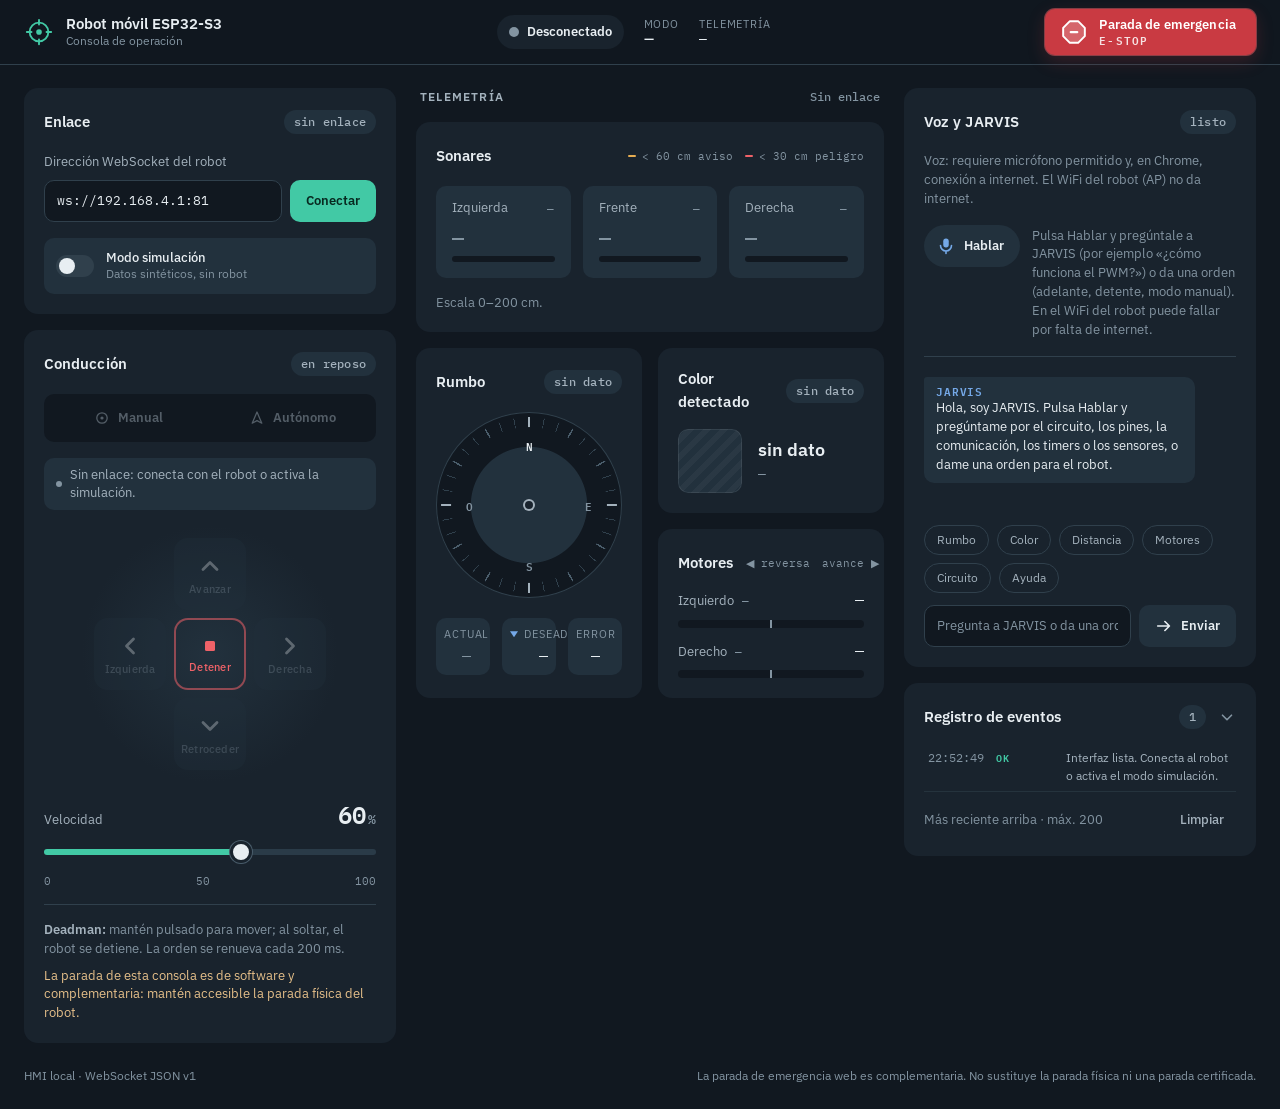
<file: app/web/index.html>
<!DOCTYPE html>
<html lang="es">
<head>
  <meta charset="utf-8" />
  <meta name="viewport" content="width=device-width, initial-scale=1, viewport-fit=cover" />
  <meta name="color-scheme" content="dark" />
  <meta name="theme-color" content="#111820" />
  <title>Consola de operación — Robot ESP32-S3</title>
  <link rel="icon" href="data:image/svg+xml,%3Csvg xmlns='http://www.w3.org/2000/svg' viewBox='0 0 32 32'%3E%3Crect width='32' height='32' rx='8' fill='%2319232D'/%3E%3Ccircle cx='16' cy='16' r='9' fill='none' stroke='%2342C9A5' stroke-width='2'/%3E%3Ccircle cx='16' cy='16' r='3' fill='%2342C9A5'/%3E%3C/svg%3E" />
  <link rel="preload" href="fonts/ibm-plex-sans-latin.woff2" as="font" type="font/woff2" crossorigin />
  <link rel="stylesheet" href="style.css" />
</head>
<body data-link="off">
  <a class="skip-link" href="#main">Saltar al contenido</a>

  <!-- ===================== CABECERA ===================== -->
  <header class="topbar">
    <div class="topbar__inner">
      <div class="brand">
        <svg class="brand__mark" viewBox="0 0 32 32" aria-hidden="true">
          <circle cx="16" cy="16" r="10" fill="none" stroke="currentColor" stroke-width="2" />
          <path d="M16 3v5M16 24v5M3 16h5M24 16h5" stroke="currentColor" stroke-width="2" stroke-linecap="round" />
          <circle cx="16" cy="16" r="3" fill="currentColor" />
        </svg>
        <div class="brand__copy">
          <h1 class="brand__name">Robot móvil ESP32-S3</h1>
          <p class="brand__sub">Consola de operación</p>
        </div>
      </div>

      <div class="status" role="group" aria-label="Estado del sistema">
        <div class="status__link">
          <span id="connDot" class="dot off" aria-hidden="true"></span>
          <span id="connText" aria-live="polite">Desconectado</span>
        </div>
        <span id="simBadge" class="badge badge--info" hidden title="Los datos son sintéticos: no hay robot conectado.">SIM</span>
        <div class="status__item">
          <span class="status__label">Modo</span>
          <span id="modeValue" class="status__value">—</span>
        </div>
        <div class="status__item status__item--telemetry">
          <span class="status__label">Telemetría</span>
          <span id="lastUpdate" class="status__value mono">—</span>
        </div>
      </div>

      <button id="btnEstop" class="estop" type="button" aria-describedby="estopNote" aria-pressed="false"
              title="Parada de software. Mantén accesible la parada física del robot.">
        <svg class="estop__icon" viewBox="0 0 24 24" aria-hidden="true">
          <path d="M8.2 2h7.6L22 8.2v7.6L15.8 22H8.2L2 15.8V8.2z" fill="currentColor" opacity=".22" />
          <path d="M8.2 2h7.6L22 8.2v7.6L15.8 22H8.2L2 15.8V8.2z" fill="none" stroke="currentColor" stroke-width="1.8" stroke-linejoin="round" />
          <rect x="8" y="11" width="8" height="2.2" rx="1" fill="currentColor" />
        </svg>
        <span class="estop__text">
          <span class="estop__label">Parada de emergencia</span>
          <span class="estop__sub">E-STOP</span>
        </span>
      </button>
    </div>

    <div id="estopBanner" class="alert alert--danger" role="alert" hidden>
      <strong>Parada de emergencia activa · motores desactivados.</strong>
      <span id="estopBannerText">Reinicia la placa del robot para liberar la parada.</span>
    </div>
  </header>

  <main id="main" class="console">

    <!-- ===================== CONTROL ===================== -->
    <section class="area area--control" aria-label="Enlace y conducción">

      <article class="card card--link" aria-labelledby="linkTitle">
        <div class="card__head">
          <h2 id="linkTitle">Enlace</h2>
          <span id="connChip" class="chip">sin enlace</span>
        </div>
        <label class="field-label" for="wsUrl">Dirección WebSocket del robot</label>
        <div class="field-row">
          <input id="wsUrl" class="input mono" type="text" value="ws://192.168.4.1:81" spellcheck="false" autocomplete="off" />
          <button id="btnConnect" class="btn btn--primary" type="button">Conectar</button>
        </div>
        <label class="switch">
          <input id="chkSim" type="checkbox" role="switch" />
          <span class="switch__track" aria-hidden="true"><span class="switch__thumb"></span></span>
          <span class="switch__text">
            <span>Modo simulación</span>
            <small>Datos sintéticos, sin robot</small>
          </span>
        </label>
        <p id="connInfo" class="hint" aria-live="polite"></p>
      </article>

      <article class="card card--drive" aria-labelledby="driveTitle">
        <div class="card__head">
          <h2 id="driveTitle">Conducción</h2>
          <span id="driveState" class="chip">en reposo</span>
        </div>

        <div class="segmented" role="group" aria-label="Modo de operación">
          <button id="btnManual" class="segmented__opt" type="button" aria-pressed="false">
            <svg viewBox="0 0 20 20" aria-hidden="true"><circle cx="10" cy="10" r="6.5" fill="none" stroke="currentColor" stroke-width="1.6"/><circle cx="10" cy="10" r="2" fill="currentColor"/></svg>
            <span>Manual</span>
          </button>
          <button id="btnAuto" class="segmented__opt" type="button" aria-pressed="false">
            <svg viewBox="0 0 20 20" aria-hidden="true"><path d="M10 2.5l6 14-6-3.2-6 3.2z" fill="none" stroke="currentColor" stroke-width="1.6" stroke-linejoin="round"/></svg>
            <span>Autónomo</span>
          </button>
        </div>

        <p id="driveLock" class="lock" role="status">Sin enlace: conecta con el robot o activa la simulación.</p>

        <div class="drive">
          <div class="dpad" role="group" aria-label="Movimiento manual (mantener pulsado)">
            <button class="drive-btn drive-btn--fwd" data-dir="fwd" type="button" aria-label="Avanzar">
              <svg viewBox="0 0 24 24" aria-hidden="true"><path d="M6 15l6-6 6 6"/></svg>
              <small>Avanzar</small>
            </button>
            <button class="drive-btn drive-btn--left" data-dir="left" type="button" aria-label="Girar a la izquierda">
              <svg viewBox="0 0 24 24" aria-hidden="true"><path d="M15 6l-6 6 6 6"/></svg>
              <small>Izquierda</small>
            </button>
            <button class="drive-btn drive-btn--stop" data-dir="stop" type="button" aria-label="Detener">
              <svg viewBox="0 0 24 24" aria-hidden="true"><rect x="7" y="7" width="10" height="10" rx="1.5"/></svg>
              <small>Detener</small>
            </button>
            <button class="drive-btn drive-btn--right" data-dir="right" type="button" aria-label="Girar a la derecha">
              <svg viewBox="0 0 24 24" aria-hidden="true"><path d="M9 6l6 6-6 6"/></svg>
              <small>Derecha</small>
            </button>
            <button class="drive-btn drive-btn--back" data-dir="back" type="button" aria-label="Retroceder">
              <svg viewBox="0 0 24 24" aria-hidden="true"><path d="M6 9l6 6 6-6"/></svg>
              <small>Retroceder</small>
            </button>
          </div>

          <div class="speed">
            <div class="speed__head">
              <label for="speed">Velocidad</label>
              <span class="speed__value"><output id="speedVal" for="speed">60</output><span>%</span></span>
            </div>
            <input id="speed" class="range" type="range" min="0" max="100" step="5" value="60" />
            <div class="speed__scale" aria-hidden="true"><span>0</span><span>50</span><span>100</span></div>
          </div>
        </div>

        <ul class="drive-notes">
          <li><strong>Deadman:</strong> mantén pulsado para mover; al soltar, el robot se detiene. La orden se renueva cada 200 ms.</li>
          <li class="drive-notes__safety">La parada de esta consola es de software y complementaria: mantén accesible la parada física del robot.</li>
        </ul>
      </article>
    </section>

    <!-- ===================== TELEMETRÍA ===================== -->
    <section class="area area--telemetry" aria-labelledby="telemetryTitle">
      <div class="area__head">
        <h2 id="telemetryTitle">Telemetría</h2>
        <span id="telemetryMeta" class="area__meta">Sin enlace</span>
      </div>

      <article class="card card--sonar" aria-labelledby="sonarTitle">
        <div class="card__head">
          <h3 id="sonarTitle">Sonares</h3>
          <span class="legend" aria-hidden="true">
            <span class="legend__item legend__item--warn">&lt; 60 cm aviso</span>
            <span class="legend__item legend__item--danger">&lt; 30 cm peligro</span>
          </span>
        </div>
        <div class="sonar-grid">
          <div class="sonar is-unknown" data-sonar="left">
            <div class="sonar__head"><span class="sonar__label">Izquierda</span><span class="sonar__state">—</span></div>
            <span id="tDistLeft" class="sonar__value mono">—</span>
            <div id="distBarLeft" class="meter" role="progressbar" aria-label="Distancia izquierda" aria-valuemin="0" aria-valuemax="200" aria-valuenow="0">
              <span class="meter__fill"></span><span class="meter__mark meter__mark--danger"></span><span class="meter__mark meter__mark--warn"></span>
            </div>
          </div>
          <div class="sonar sonar--front is-unknown" data-sonar="front">
            <div class="sonar__head"><span class="sonar__label">Frente</span><span class="sonar__state">—</span></div>
            <span id="tDist" class="sonar__value mono">—</span>
            <div id="distBar" class="meter" role="progressbar" aria-label="Distancia frontal" aria-valuemin="0" aria-valuemax="200" aria-valuenow="0">
              <span class="meter__fill"></span><span class="meter__mark meter__mark--danger"></span><span class="meter__mark meter__mark--warn"></span>
            </div>
          </div>
          <div class="sonar is-unknown" data-sonar="right">
            <div class="sonar__head"><span class="sonar__label">Derecha</span><span class="sonar__state">—</span></div>
            <span id="tDistRight" class="sonar__value mono">—</span>
            <div id="distBarRight" class="meter" role="progressbar" aria-label="Distancia derecha" aria-valuemin="0" aria-valuemax="200" aria-valuenow="0">
              <span class="meter__fill"></span><span class="meter__mark meter__mark--danger"></span><span class="meter__mark meter__mark--warn"></span>
            </div>
          </div>
        </div>
        <p class="hint">Escala 0–200 cm.</p>
      </article>

      <article class="card card--heading" aria-labelledby="headingTitle">
        <div class="card__head">
          <h3 id="headingTitle">Rumbo</h3>
          <span id="headingChip" class="chip">sin dato</span>
        </div>
        <div class="heading">
          <div id="headingDial" class="dial" role="img" aria-label="Brújula sin datos">
            <span class="dial__ticks" aria-hidden="true"></span>
            <span class="dial__card dial__card--n" aria-hidden="true">N</span>
            <span class="dial__card dial__card--e" aria-hidden="true">E</span>
            <span class="dial__card dial__card--s" aria-hidden="true">S</span>
            <span class="dial__card dial__card--o" aria-hidden="true">O</span>
            <span id="headingTarget" class="dial__target" aria-hidden="true"></span>
            <span id="headingNeedle" class="dial__needle" aria-hidden="true"></span>
            <span class="dial__hub" aria-hidden="true"></span>
          </div>
          <dl class="readout">
            <div class="readout__main">
              <dt>Actual</dt>
              <dd id="tHeading" class="mono">—</dd>
            </div>
            <div>
              <dt><span class="key key--target" aria-hidden="true"></span>Deseado</dt>
              <dd id="tTarget" class="mono">—</dd>
            </div>
            <div>
              <dt>Error</dt>
              <dd id="tError" class="mono">—</dd>
            </div>
          </dl>
        </div>
      </article>

      <article class="card card--color" aria-labelledby="colorTitle">
        <div class="card__head">
          <h3 id="colorTitle">Color detectado</h3>
          <span id="colorChip" class="chip">sin dato</span>
        </div>
        <div class="color">
          <span id="swatch" class="swatch" role="img" aria-label="Muestra de color sin dato"></span>
          <div class="color__copy">
            <span id="tColor" class="color__name">sin dato</span>
            <span id="tColorHex" class="mono color__hex">—</span>
          </div>
        </div>
      </article>

      <article class="card card--motors" aria-labelledby="motorsTitle">
        <div class="card__head">
          <h3 id="motorsTitle">Motores</h3>
          <span class="legend" aria-hidden="true"><span>◀ reversa</span><span>avance ▶</span></span>
        </div>
        <div class="motor">
          <div class="motor__head">
            <span class="motor__label">Izquierdo</span>
            <span id="motorLeftDir" class="motor__dir">—</span>
            <span id="tLeft" class="motor__value mono">—</span>
          </div>
          <div id="motorLeftBar" class="bipolar" role="progressbar" aria-label="Motor izquierdo" aria-valuemin="-100" aria-valuemax="100" aria-valuenow="0">
            <span class="bipolar__fill"></span><span class="bipolar__zero"></span>
          </div>
        </div>
        <div class="motor">
          <div class="motor__head">
            <span class="motor__label">Derecho</span>
            <span id="motorRightDir" class="motor__dir">—</span>
            <span id="tRight" class="motor__value mono">—</span>
          </div>
          <div id="motorRightBar" class="bipolar" role="progressbar" aria-label="Motor derecho" aria-valuemin="-100" aria-valuemax="100" aria-valuenow="0">
            <span class="bipolar__fill"></span><span class="bipolar__zero"></span>
          </div>
        </div>
      </article>
    </section>

    <!-- ===================== VOZ · JARVIS · REGISTRO ===================== -->
    <section class="area area--comms" aria-label="Asistencia y registro">

      <article class="card card--assistant" aria-labelledby="assistantTitle">
        <div class="card__head">
          <h2 id="assistantTitle">Voz y JARVIS</h2>
          <span id="voiceState" class="chip">listo</span>
        </div>

        <p class="hint">Voz: requiere micrófono permitido y, en Chrome, conexión a internet. El WiFi del robot (AP) no da internet.</p>

        <div class="voice">
          <button id="btnVoice" class="voice__btn" type="button">
            <svg viewBox="0 0 20 20" aria-hidden="true">
              <rect x="7.25" y="2.5" width="5.5" height="9" rx="2.75" fill="currentColor" />
              <path d="M4.5 9.5a5.5 5.5 0 0 0 11 0M10 15v2.5" fill="none" stroke="currentColor" stroke-width="1.6" stroke-linecap="round" />
            </svg>
            <span>Hablar</span>
          </button>
          <div class="voice__copy">
            <p id="voiceNote" class="hint"></p>
            <p id="voiceText" class="voice__transcript mono"></p>
          </div>
        </div>

        <div class="chat-wrap">
          <div id="chat" class="chat" role="log" aria-live="polite" aria-label="Conversación con JARVIS"></div>
          <div class="suggest" aria-label="Preguntas sugeridas">
            <button class="suggest__btn" type="button" data-ask="¿Cuál es el rumbo?">Rumbo</button>
            <button class="suggest__btn" type="button" data-ask="¿Qué color detectas?">Color</button>
            <button class="suggest__btn" type="button" data-ask="¿A qué distancia está el obstáculo?">Distancia</button>
            <button class="suggest__btn" type="button" data-ask="¿Cómo están los motores?">Motores</button>
            <button class="suggest__btn" type="button" data-ask="¿Cómo está conectado el circuito?">Circuito</button>
            <button class="suggest__btn" type="button" data-ask="ayuda">Ayuda</button>
          </div>
          <div class="field-row">
            <label class="sr-only" for="jarvisInput">Pregunta para JARVIS</label>
            <input id="jarvisInput" class="input" type="text" placeholder="Pregunta a JARVIS o da una orden…" autocomplete="off" />
            <button id="btnJarvis" class="btn btn--secondary" type="button" aria-label="Enviar pregunta">
              <svg viewBox="0 0 20 20" aria-hidden="true"><path d="M3 10h12M11 5l5 5-5 5" fill="none" stroke="currentColor" stroke-width="1.8" stroke-linecap="round" stroke-linejoin="round"/></svg>
              <span>Enviar</span>
            </button>
          </div>
        </div>
      </article>

      <details id="logPanel" class="card card--log" open>
        <summary class="card__head card__head--summary">
          <h2>Registro de eventos</h2>
          <span id="logCount" class="chip">0</span>
          <svg class="chevron" viewBox="0 0 20 20" aria-hidden="true"><path d="M5 8l5 5 5-5" fill="none" stroke="currentColor" stroke-width="1.8" stroke-linecap="round" stroke-linejoin="round"/></svg>
        </summary>
        <ul id="log" class="log" role="log" aria-live="polite" aria-label="Historial de eventos"></ul>
        <div class="log__foot">
          <span class="hint">Más reciente arriba · máx. 200</span>
          <button id="btnClearLog" class="btn btn--ghost" type="button">Limpiar</button>
        </div>
      </details>
    </section>
  </main>

  <footer class="footer">
    <p>HMI local · WebSocket JSON v1</p>
    <p id="estopNote">La parada de emergencia web es complementaria. No sustituye la parada física ni una parada certificada.</p>
  </footer>

  <script src="../shared/protocol.js"></script>
  <script src="../shared/commands.js"></script>
  <script src="../shared/jarvis_kb.js"></script>
  <script src="../shared/jarvis.js"></script>
  <script src="../shared/jarvis_voice.js"></script>
  <script src="../shared/auto_panel.js"></script>
  <script src="app.js"></script>
</body>
</html>
</file>
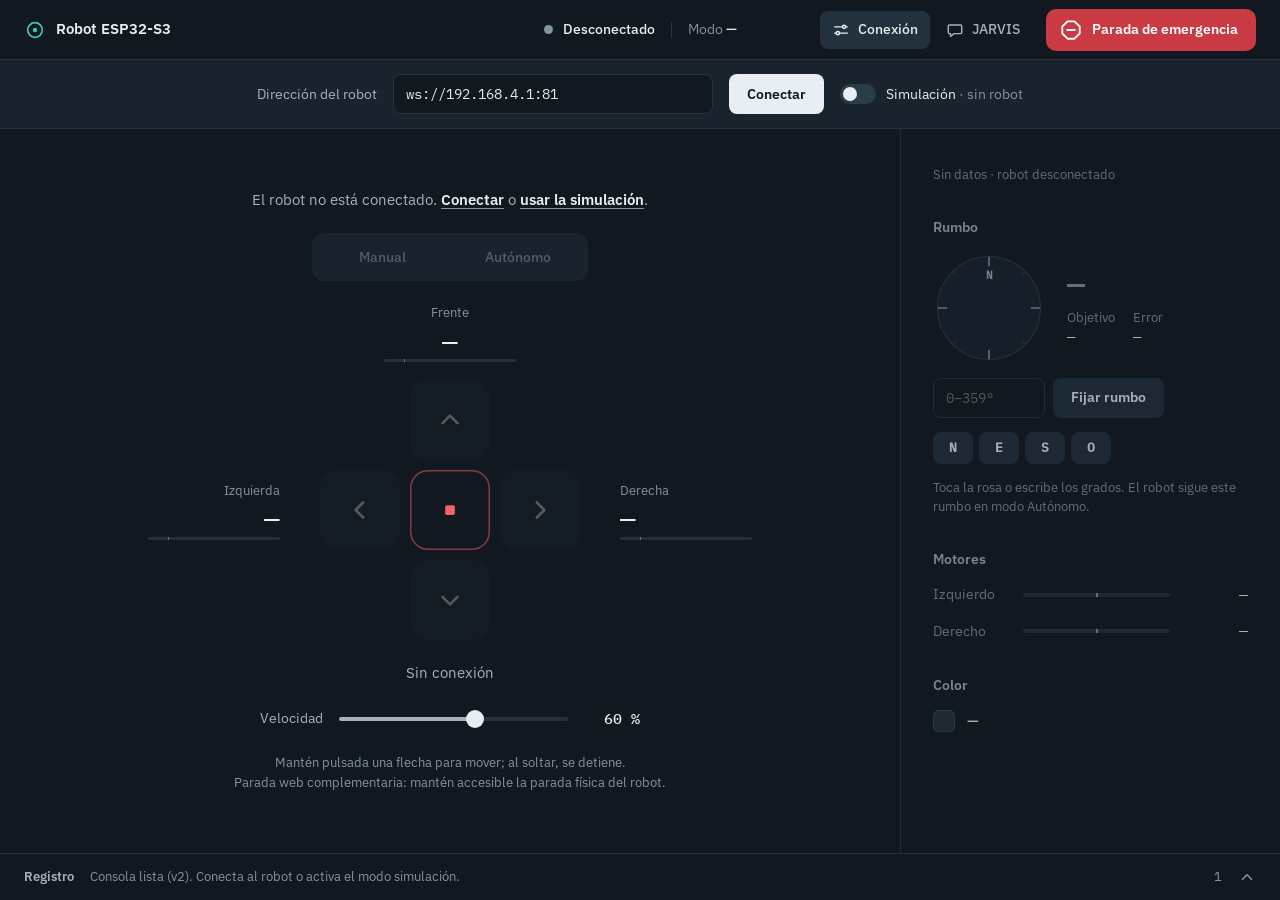
<file: app/web/v2/index.html>
<!DOCTYPE html>
<html lang="es">
<head>
  <meta charset="utf-8" />
  <meta name="viewport" content="width=device-width, initial-scale=1, viewport-fit=cover" />
  <meta name="color-scheme" content="dark" />
  <meta name="theme-color" content="#111820" />
  <title>Robot ESP32-S3 — Centro de control</title>
  <link rel="icon" type="image/svg+xml" href="data:image/svg+xml,%3Csvg xmlns='http://www.w3.org/2000/svg' viewBox='0 0 32 32'%3E%3Crect width='32' height='32' rx='8' fill='%2319232D'/%3E%3Ccircle cx='16' cy='16' r='8' fill='none' stroke='%2342C9A5' stroke-width='2'/%3E%3Ccircle cx='16' cy='16' r='2.5' fill='%2342C9A5'/%3E%3C/svg%3E" />
  <link rel="stylesheet" href="style.css" />
</head>
<body data-link="off">

  <!-- ============================ BARRA SUPERIOR ============================ -->
  <header class="hud">
    <div class="hud__id">
      <svg class="hud__mark" viewBox="0 0 24 24" aria-hidden="true">
        <circle cx="12" cy="12" r="8" fill="none" stroke="currentColor" stroke-width="1.8"/>
        <circle cx="12" cy="12" r="2.4" fill="currentColor"/>
      </svg>
      <h1 class="hud__name">Robot ESP32-S3</h1>
    </div>

    <div class="hud__state" role="status" aria-live="polite">
      <span id="connDot" class="dot off" aria-hidden="true"></span>
      <span id="connText">Desconectado</span>
      <span class="hud__sep" aria-hidden="true"></span>
      <span class="hud__mode"><span class="hud__mode-label">Modo</span> <span id="modeTag">—</span></span>
      <span id="estopTag" class="sr-only">E-stop inactiva</span>
    </div>

    <div class="hud__actions">
      <button id="btnSettings" class="tool" type="button" aria-expanded="false" aria-controls="settings">
        <svg viewBox="0 0 20 20" aria-hidden="true"><path d="M3 6.5h9m3 0h2M3 13.5h2m3 0h9" stroke="currentColor" stroke-width="1.6" stroke-linecap="round"/><circle cx="13.5" cy="6.5" r="1.8" fill="none" stroke="currentColor" stroke-width="1.6"/><circle cx="6.5" cy="13.5" r="1.8" fill="none" stroke="currentColor" stroke-width="1.6"/></svg>
        <span class="tool__text">Conexión</span>
      </button>
      <button id="btnAssistant" class="tool" type="button" aria-expanded="false" aria-controls="assistant">
        <svg viewBox="0 0 20 20" aria-hidden="true"><path d="M4 4.5h12a1.5 1.5 0 0 1 1.5 1.5v6.5A1.5 1.5 0 0 1 16 14H9l-4 3v-3H4a1.5 1.5 0 0 1-1.5-1.5V6A1.5 1.5 0 0 1 4 4.5z" fill="none" stroke="currentColor" stroke-width="1.6" stroke-linejoin="round"/></svg>
        <span class="tool__text">JARVIS</span>
      </button>
      <button class="estop" type="button" data-estop aria-describedby="estopNote"
              title="Parada de software: mantén una parada física accesible junto al robot.">
        <svg viewBox="0 0 24 24" aria-hidden="true"><path d="M8.2 2.5h7.6l5.7 5.7v7.6l-5.7 5.7H8.2l-5.7-5.7V8.2z" fill="none" stroke="currentColor" stroke-width="2" stroke-linejoin="round"/><path d="M8 12h8" stroke="currentColor" stroke-width="2.4" stroke-linecap="round"/></svg>
        <span class="estop-face">Parada de emergencia</span>
      </button>
    </div>
  </header>

  <!-- Solo visible con e-stop activa -->
  <div id="estopBanner" class="estop-banner" role="alert" hidden>
    <strong>Parada de emergencia activa · motores desactivados.</strong>
    <span>Reinicia la placa del robot para liberar la parada.</span>
  </div>

  <!-- ===================== CONEXIÓN (plegable) ===================== -->
  <section id="settings" class="settings" aria-label="Conexión con el robot">
    <div class="settings__clip">
      <div class="settings__inner">
        <label class="settings__label" for="wsUrl">Dirección del robot</label>
        <input id="wsUrl" class="field mono" type="text" spellcheck="false" autocomplete="off" value="ws://192.168.4.1:81" />
        <button id="btnConnect" class="btn btn--primary" type="button">Conectar</button>
        <label class="toggle">
          <input id="chkSim" type="checkbox" role="switch" />
          <span class="toggle__track" aria-hidden="true"></span>
          <span>Simulación <span class="muted">· sin robot</span></span>
        </label>
        <p id="connInfo" class="settings__info" hidden></p>
      </div>
    </div>
  </section>

  <!-- ============================ ESCENA ============================ -->
  <main class="console">

    <section class="stage" aria-labelledby="h-drive">
      <h2 id="h-drive" class="sr-only">Conducción</h2>

      <p id="stageHint" class="stage-hint">
        El robot no está conectado.
        <button id="hintConnect" class="link" type="button">Conectar</button>
        o
        <button id="hintSim" class="link" type="button">usar la simulación</button>.
      </p>

      <div class="modes" role="group" aria-label="Modo de operación">
        <button class="mode" type="button" data-mode="manual" aria-pressed="false">Manual</button>
        <button class="mode" type="button" data-mode="autonomo" aria-pressed="false">Autónomo</button>
      </div>

      <!-- Distancias alrededor del control: la posición indica el lado -->
      <div class="drive-zone">
        <div class="sonar sonar--front" id="sonarF">
          <span class="inst-label">Frente</span>
          <span class="inst-value mono">—</span>
          <div class="bar"><div class="bar-fill"></div><span class="bar-threshold" title="Umbral 30 cm"></span></div>
          <span class="inst-near" hidden>Cerca</span>
        </div>
        <div class="sonar sonar--left" id="sonarL">
          <span class="inst-label">Izquierda</span>
          <span class="inst-value mono">—</span>
          <div class="bar"><div class="bar-fill"></div><span class="bar-threshold" title="Umbral 30 cm"></span></div>
          <span class="inst-near" hidden>Cerca</span>
        </div>
        <div class="sonar sonar--right" id="sonarR">
          <span class="inst-label">Derecha</span>
          <span class="inst-value mono">—</span>
          <div class="bar"><div class="bar-fill"></div><span class="bar-threshold" title="Umbral 30 cm"></span></div>
          <span class="inst-near" hidden>Cerca</span>
        </div>

        <div class="dpad" role="group" aria-label="Conducción manual: mantener pulsado">
          <button class="drive drive--fwd" type="button" data-dir="fwd" aria-label="Avanzar">
            <svg viewBox="0 0 24 24" aria-hidden="true"><path d="M6 14.5l6-6 6 6"/></svg>
          </button>
          <button class="drive drive--left" type="button" data-dir="left" aria-label="Girar a la izquierda">
            <svg viewBox="0 0 24 24" aria-hidden="true"><path d="M14.5 6l-6 6 6 6"/></svg>
          </button>
          <button class="drive drive-stop" type="button" data-dir="stop" aria-label="Detener">
            <svg viewBox="0 0 24 24" aria-hidden="true"><rect x="7.5" y="7.5" width="9" height="9" rx="1.5"/></svg>
          </button>
          <button class="drive drive--right" type="button" data-dir="right" aria-label="Girar a la derecha">
            <svg viewBox="0 0 24 24" aria-hidden="true"><path d="M9.5 6l6 6-6 6"/></svg>
          </button>
          <button class="drive drive--back" type="button" data-dir="back" aria-label="Retroceder">
            <svg viewBox="0 0 24 24" aria-hidden="true"><path d="M6 9.5l6 6 6-6"/></svg>
          </button>
        </div>
      </div>

      <p id="driveStatus" class="drive-status" aria-live="polite">Sin conexión</p>

      <div class="speed">
        <label for="speed">Velocidad</label>
        <input id="speed" type="range" min="0" max="100" step="5" value="60" />
        <output id="speedVal" class="mono" for="speed">60 %</output>
      </div>

      <p class="stage-note">
        Mantén pulsada una flecha para mover; al soltar, se detiene.
        <span id="estopNote">Parada web complementaria: mantén accesible la parada física del robot.</span>
      </p>
    </section>

    <!-- ===================== INSTRUMENTOS ===================== -->
    <aside class="rail" aria-labelledby="h-rail">
      <h2 id="h-rail" class="sr-only">Telemetría</h2>
      <p id="telemetrySource" class="rail__source">Sin datos · robot desconectado</p>

      <section class="group" aria-labelledby="h-compass">
        <h3 id="h-compass" class="group__title">Rumbo</h3>
        <div class="compass-wrap off">
          <svg class="compass" viewBox="0 0 200 200" role="img" aria-label="Rosa de rumbo con aguja de rumbo actual">
            <circle class="rose-ring" cx="100" cy="100" r="92"/>
            <g class="ticks">
              <line x1="100" y1="10" x2="100" y2="24"/>
              <line x1="100" y1="10" x2="100" y2="24" transform="rotate(90 100 100)"/>
              <line x1="100" y1="10" x2="100" y2="24" transform="rotate(180 100 100)"/>
              <line x1="100" y1="10" x2="100" y2="24" transform="rotate(270 100 100)"/>
              <line class="minor" x1="100" y1="10" x2="100" y2="17" transform="rotate(45 100 100)"/>
              <line class="minor" x1="100" y1="10" x2="100" y2="17" transform="rotate(135 100 100)"/>
              <line class="minor" x1="100" y1="10" x2="100" y2="17" transform="rotate(225 100 100)"/>
              <line class="minor" x1="100" y1="10" x2="100" y2="17" transform="rotate(315 100 100)"/>
            </g>
            <text class="cardinal" x="100" y="48" text-anchor="middle">N</text>
            <!-- Rumbo deseado: marca ámbar sobre el anillo (se toca la rosa para fijarlo) -->
            <g id="targetMark" class="target-mark is-off">
              <polygon points="100,26 91,6 109,6"/>
            </g>
            <g id="needle" class="needle">
              <polygon class="needle-tip" points="100,30 92,100 108,100"/>
              <polygon class="needle-tail" points="92,100 108,100 100,150"/>
              <circle class="needle-hub" cx="100" cy="100" r="6"/>
            </g>
          </svg>
          <div class="heading-data">
            <span id="headingRead" class="heading-value mono">—</span>
            <dl class="heading-meta">
              <div><dt>Objetivo</dt><dd id="headingTarget" class="mono">—</dd></div>
              <div><dt>Error</dt><dd id="headingError" class="mono">—</dd></div>
            </dl>
          </div>
        </div>
        <form id="targetForm" class="target-row" autocomplete="off">
          <label class="sr-only" for="targetDeg">Rumbo deseado en grados (0 a 359)</label>
          <input id="targetDeg" class="field mono" type="number" min="0" max="359" step="1"
                 inputmode="numeric" placeholder="0–359°" />
          <button class="btn" type="submit">Fijar rumbo</button>
        </form>
        <div class="target-quick" role="group" aria-label="Rumbos rápidos">
          <button class="btn btn--compact mono" type="button" data-target="0">N</button>
          <button class="btn btn--compact mono" type="button" data-target="90">E</button>
          <button class="btn btn--compact mono" type="button" data-target="180">S</button>
          <button class="btn btn--compact mono" type="button" data-target="270">O</button>
        </div>
        <p class="target-hint">Toca la rosa o escribe los grados. El robot sigue este rumbo en modo Autónomo.</p>
      </section>

      <section class="group" aria-labelledby="h-motors">
        <h3 id="h-motors" class="group__title">Motores</h3>
        <div class="motor" id="motorL">
          <span class="inst-label">Izquierdo</span>
          <div class="bipolar"><div class="bi-fill"></div><span class="bi-zero"></span></div>
          <span class="inst-value mono">—</span>
        </div>
        <div class="motor" id="motorR">
          <span class="inst-label">Derecho</span>
          <div class="bipolar"><div class="bi-fill"></div><span class="bi-zero"></span></div>
          <span class="inst-value mono">—</span>
        </div>
      </section>

      <section class="group" aria-labelledby="h-color">
        <h3 id="h-color" class="group__title">Color</h3>
        <div class="color-inst">
          <span class="color-swatch" id="colorSwatch" aria-hidden="true"></span>
          <span id="colorName">—</span>
          <span id="colorHex" class="mono muted">—</span>
        </div>
      </section>
    </aside>
  </main>

  <!-- ============================ REGISTRO ============================ -->
  <details class="logbar" id="logPanel">
    <summary class="logbar__summary">
      <span class="logbar__title">Registro</span>
      <span id="logLast" class="logbar__last"></span>
      <span id="logCount" class="logbar__count mono">0</span>
      <svg class="logbar__chev" viewBox="0 0 20 20" aria-hidden="true"><path d="M5 12.5l5-5 5 5" fill="none" stroke="currentColor" stroke-width="1.7" stroke-linecap="round" stroke-linejoin="round"/></svg>
    </summary>
    <div id="log" class="log" role="log" aria-label="Historial de eventos"></div>
  </details>

  <!-- ============================ JARVIS (cajón) ============================ -->
  <aside id="assistant" class="drawer" aria-labelledby="h-jarvis" inert>
    <div class="drawer__head">
      <h2 id="h-jarvis">JARVIS</h2>
      <button id="btnAssistantClose" class="tool tool--icon" type="button" aria-label="Cerrar JARVIS">
        <svg viewBox="0 0 20 20" aria-hidden="true"><path d="M5.5 5.5l9 9m0-9l-9 9" stroke="currentColor" stroke-width="1.7" stroke-linecap="round"/></svg>
      </button>
    </div>

    <div class="voice">
      <button id="btnVoice" type="button" class="voice-btn">
        <svg viewBox="0 0 20 20" aria-hidden="true">
          <rect x="7.25" y="2.5" width="5.5" height="9" rx="2.75" fill="currentColor"/>
          <path d="M4.5 9.5a5.5 5.5 0 0 0 11 0M10 15v2.5" fill="none" stroke="currentColor" stroke-width="1.6" stroke-linecap="round"/>
        </svg>
        <span>Hablar</span>
      </button>
      <div class="voice__copy">
        <p class="muted"><span id="voiceState" class="status">listo</span></p>
        <p id="voiceNote" class="muted">Voz: en Chrome suele requerir internet; el WiFi del robot (AP) no da internet.</p>
        <p id="voiceText" class="voice-text"></p>
      </div>
    </div>

    <div id="chat" class="chat" aria-live="polite"></div>

    <div class="suggest">
      <button type="button" data-ask="¿Cuál es el rumbo?">Rumbo</button>
      <button type="button" data-ask="¿A qué distancia está el obstáculo?">Distancia</button>
      <button type="button" data-ask="¿Qué color detectas?">Color</button>
      <button type="button" data-ask="¿Cómo está conectado el circuito?">Circuito</button>
      <button type="button" data-ask="ayuda">Ayuda</button>
    </div>
    <div class="jarvis-row">
      <label class="sr-only" for="jarvisInput">Pregunta a JARVIS</label>
      <input id="jarvisInput" class="field" type="text" placeholder="Pregunta o da una orden (p. ej. ¿qué es el PWM?)" autocomplete="off" />
      <button id="btnJarvis" type="button" class="btn">Enviar</button>
    </div>
  </aside>

  <script src="../../shared/protocol.js"></script>
  <script src="../../shared/commands.js"></script>
  <script src="../../shared/jarvis_kb.js"></script>
  <script src="../../shared/jarvis.js"></script>
  <script src="../../shared/jarvis_voice.js"></script>
  <script src="../../shared/auto_panel.js"></script>
  <script src="app.js"></script>
</body>
</html>
</file>
<file: app/web/style.css>
/* ===========================================================================
 * Consola HMI — Robot móvil ESP32-S3
 * Dirección: "Premium industrial robotics HMI". Grafito + azul petróleo,
 * color reservado para comunicar estado. Sin dependencias externas.
 *
 * Índice
 *   1. Fuentes          5. Cabecera y E-STOP     9. Voz y JARVIS
 *   2. Tokens           6. Layout               10. Registro
 *   3. Base             7. Conducción           11. Responsive
 *   4. Componentes      8. Telemetría           12. Movimiento reducido
 * =========================================================================== */

/* 1. Fuentes ---------------------------------------------------------------- */
@font-face {
  font-family: "IBM Plex Sans";
  font-style: normal;
  font-weight: 300 600;
  font-display: swap;
  src: url("fonts/ibm-plex-sans-latin.woff2") format("woff2");
}
@font-face {
  font-family: "IBM Plex Mono";
  font-style: normal;
  font-weight: 400;
  font-display: swap;
  src: url("fonts/ibm-plex-mono-400-latin.woff2") format("woff2");
}
@font-face {
  font-family: "IBM Plex Mono";
  font-style: normal;
  font-weight: 500;
  font-display: swap;
  src: url("fonts/ibm-plex-mono-500-latin.woff2") format("woff2");
}
@font-face {
  font-family: "IBM Plex Mono";
  font-style: normal;
  font-weight: 600;
  font-display: swap;
  src: url("fonts/ibm-plex-mono-600-latin.woff2") format("woff2");
}

/* 2. Tokens ----------------------------------------------------------------- */
:root {
  color-scheme: dark;

  /* Superficies */
  --bg: #111820;
  --surface: #19232d;
  --surface-2: #22313d;
  --surface-3: #2a3b48;
  --border: #30404c;
  --border-strong: #4a5d6b;

  /* Texto (--text-3 aclarado respecto a #778794 para cumplir AA 4.5:1) */
  --text: #e8eef2;
  --text-2: #a4b2bd;
  --text-3: #8394a1;

  /* Semántica */
  --ok: #42c9a5;
  --ok-ink: #082a21;
  --ok-soft: rgba(66, 201, 165, 0.14);
  --warn: #e5ad52;
  --warn-soft: rgba(229, 173, 82, 0.14);
  --danger: #ef6268;
  --danger-soft: rgba(239, 98, 104, 0.14);
  --info: #75a9e8;
  --info-soft: rgba(117, 169, 232, 0.14);

  /* E-STOP: rojo más profundo para que el texto blanco cumpla contraste */
  --estop: #c93a42;
  --estop-hover: #d6444c;
  --estop-press: #b0323a;

  --focus: #e8eef2;

  /* Espaciado (escala de 4 px) */
  --s-1: 4px;
  --s-2: 8px;
  --s-3: 12px;
  --s-4: 16px;
  --s-5: 20px;
  --s-6: 24px;
  --s-8: 32px;

  /* Radios */
  --r-sm: 6px;
  --r-md: 10px;
  --r-lg: 14px;
  --r-pill: 999px;

  /* Tipografía */
  --font-sans: "IBM Plex Sans", "Segoe UI", system-ui, -apple-system, sans-serif;
  --font-mono: "IBM Plex Mono", "Cascadia Mono", Consolas, "Courier New", monospace;
  --fs-xs: 0.75rem;   /* 12 */
  --fs-sm: 0.8125rem; /* 13 */
  --fs-md: 0.9375rem; /* 15 */
  --fs-lg: 1.125rem;  /* 18 */

  /* Movimiento */
  --dur-fast: 140ms;        /* hover, press */
  --dur: 220ms;             /* cambios de estado */
  --dur-enter: 320ms;       /* aparición de paneles */
  --dur-telemetry: 260ms;   /* barras y aguja: algo más que el periodo de 200 ms */
  --ease: cubic-bezier(0.2, 0, 0, 1);
  --ease-out: cubic-bezier(0.16, 1, 0.3, 1);

  --header-h: 64px;
  --max-width: 1520px;
}

/* 3. Base ------------------------------------------------------------------- */
*, *::before, *::after { box-sizing: border-box; }

html { background: var(--bg); -webkit-text-size-adjust: 100%; }

body {
  margin: 0;
  min-height: 100vh;
  background: var(--bg);
  color: var(--text);
  font: 400 var(--fs-md)/1.5 var(--font-sans);
  -webkit-font-smoothing: antialiased;
  -moz-osx-font-smoothing: grayscale;
  text-rendering: optimizeLegibility;
}

[hidden] { display: none !important; }

h1, h2, h3, p, dl, dd, ul { margin: 0; }
ul { padding: 0; list-style: none; }

button, input { font: inherit; color: inherit; }
button { cursor: pointer; -webkit-tap-highlight-color: transparent; }
button:disabled { cursor: not-allowed; }

:focus-visible { outline: 2px solid var(--focus); outline-offset: 2px; }

svg { display: block; }

.mono { font-family: var(--font-mono); font-variant-numeric: tabular-nums; }

.sr-only {
  position: absolute; width: 1px; height: 1px; padding: 0; margin: -1px;
  overflow: hidden; clip: rect(0 0 0 0); white-space: nowrap; border: 0;
}

.skip-link {
  position: absolute; left: var(--s-4); top: -60px; z-index: 100;
  padding: var(--s-2) var(--s-3); border-radius: var(--r-sm);
  background: var(--text); color: var(--bg); font-weight: 600; text-decoration: none;
  transition: top var(--dur) var(--ease);
}
.skip-link:focus { top: var(--s-2); }

.hint { color: var(--text-3); font-size: var(--fs-sm); line-height: 1.45; }
.hint:empty { display: none; }

/* 4. Componentes ------------------------------------------------------------ */

/* Tarjeta */
.card {
  container-type: inline-size;
  display: flex;
  flex-direction: column;
  gap: var(--s-4);
  min-width: 0;
  padding: var(--s-5);
  background: var(--surface);
  border-radius: var(--r-lg);
  animation: card-in var(--dur-enter) var(--ease-out) both;
}
.card__head {
  display: flex;
  align-items: center;
  justify-content: space-between;
  gap: var(--s-3);
  min-height: 28px;
}
.card__head h2,
.card__head h3 {
  font-size: var(--fs-md);
  font-weight: 600;
  letter-spacing: 0.005em;
}

@keyframes card-in {
  from { opacity: 0; transform: translateY(6px); }
  to   { opacity: 1; transform: none; }
}

/* Chip de estado: texto + color, nunca solo color */
.chip {
  display: inline-flex;
  align-items: center;
  gap: 6px;
  flex: none;
  height: 24px;
  padding: 0 10px;
  border-radius: var(--r-pill);
  background: var(--surface-2);
  color: var(--text-2);
  font: 500 var(--fs-xs)/1 var(--font-mono);
  letter-spacing: 0.02em;
  white-space: nowrap;
  transition: background-color var(--dur) var(--ease), color var(--dur) var(--ease);
}
.chip--ok     { background: var(--ok-soft);     color: var(--ok); }
.chip--warn   { background: var(--warn-soft);   color: var(--warn); }
.chip--danger { background: var(--danger-soft); color: var(--danger); }
.chip--info   { background: var(--info-soft);   color: var(--info); }
.chip--active { background: var(--ok-soft);     color: var(--ok); }

.badge {
  display: inline-flex;
  align-items: center;
  height: 22px;
  padding: 0 8px;
  border-radius: var(--r-sm);
  font: 600 11px/1 var(--font-mono);
  letter-spacing: 0.08em;
}
.badge--info { background: var(--info-soft); color: var(--info); box-shadow: inset 0 0 0 1px rgba(117, 169, 232, 0.35); }

/* Indicador de enlace */
.dot {
  position: relative;
  width: 10px;
  height: 10px;
  flex: none;
  border-radius: 50%;
  background: var(--text-3);
  transition: background-color var(--dur) var(--ease);
}
.dot.on  { background: var(--ok); }
.dot.sim { background: var(--info); }
.dot.connecting { background: var(--warn); }
.dot.connecting::after,
.dot.on::after {
  content: "";
  position: absolute;
  inset: -4px;
  border-radius: 50%;
  border: 2px solid currentColor;
  opacity: 0;
}
/* Pulso solo mientras se negocia el enlace (tiene finalidad: "esperando") */
.dot.connecting::after { color: var(--warn); animation: ping 1.2s var(--ease) infinite; }
/* Al conectar, un único pulso de confirmación */
.dot.on::after { color: var(--ok); animation: ping 900ms var(--ease) 1; }

@keyframes ping {
  0%   { transform: scale(0.6); opacity: 0.7; }
  100% { transform: scale(1.6); opacity: 0; }
}

/* Botones */
.btn {
  display: inline-flex;
  align-items: center;
  justify-content: center;
  gap: var(--s-2);
  flex: none;
  min-height: 42px;
  padding: 0 var(--s-4);
  border: 0;
  border-radius: var(--r-md);
  font-size: var(--fs-sm);
  font-weight: 600;
  white-space: nowrap;
  transition: background-color var(--dur-fast) var(--ease), color var(--dur-fast) var(--ease),
              transform var(--dur-fast) var(--ease), box-shadow var(--dur-fast) var(--ease);
}
.btn svg { width: 18px; height: 18px; }
.btn:active:not(:disabled) { transform: scale(0.97); }
.btn--primary { background: var(--ok); color: var(--ok-ink); }
.btn--primary:hover { background: #5ad5b4; }
.btn--primary.is-danger { background: var(--surface-2); color: var(--danger); box-shadow: inset 0 0 0 1px rgba(239, 98, 104, 0.4); }
.btn--primary.is-danger:hover { background: var(--danger-soft); }
.btn--secondary { background: var(--surface-2); color: var(--text); }
.btn--secondary:hover { background: var(--surface-3); }
.btn--ghost { min-height: 32px; padding: 0 var(--s-3); background: transparent; color: var(--text-2); font-weight: 500; }
.btn--ghost:hover { background: var(--surface-2); color: var(--text); }

/* Campos */
.field-label { color: var(--text-2); font-size: var(--fs-sm); margin-bottom: calc(var(--s-2) * -1); }
.field-row { display: flex; gap: var(--s-2); min-width: 0; }
.input {
  flex: 1;
  min-width: 0;
  height: 42px;
  padding: 0 var(--s-3);
  border: 1px solid var(--border);
  border-radius: var(--r-md);
  background: var(--bg);
  color: var(--text);
  font-size: var(--fs-sm);
  transition: border-color var(--dur-fast) var(--ease), box-shadow var(--dur-fast) var(--ease);
}
.input::placeholder { color: var(--text-3); }
.input:hover { border-color: var(--border-strong); }
.input:focus { outline: none; border-color: var(--info); box-shadow: 0 0 0 3px var(--info-soft); }
.input:disabled { opacity: 0.6; }

/* Interruptor (simulación) */
.switch {
  display: flex;
  align-items: center;
  gap: var(--s-3);
  padding: var(--s-3);
  border-radius: var(--r-md);
  background: var(--surface-2);
  cursor: pointer;
  transition: background-color var(--dur-fast) var(--ease);
}
.switch:hover { background: var(--surface-3); }
.switch input { position: absolute; opacity: 0; width: 1px; height: 1px; }
.switch__track {
  position: relative;
  width: 38px;
  height: 22px;
  flex: none;
  border-radius: var(--r-pill);
  background: var(--border);
  transition: background-color var(--dur) var(--ease);
}
.switch__thumb {
  position: absolute;
  top: 3px;
  left: 3px;
  width: 16px;
  height: 16px;
  border-radius: 50%;
  background: var(--text);
  transition: transform var(--dur) var(--ease);
}
.switch input:checked + .switch__track { background: var(--info); }
.switch input:checked + .switch__track .switch__thumb { transform: translateX(16px); }
.switch input:focus-visible + .switch__track { outline: 2px solid var(--focus); outline-offset: 2px; }
.switch__text { display: flex; flex-direction: column; font-size: var(--fs-sm); font-weight: 500; line-height: 1.3; }
.switch__text small { color: var(--text-3); font-size: var(--fs-xs); font-weight: 400; }

/* 5. Cabecera y E-STOP ------------------------------------------------------ */
.topbar {
  position: sticky;
  top: 0;
  z-index: 50;
  padding-top: env(safe-area-inset-top, 0px);
  background: rgba(17, 24, 32, 0.92);
  backdrop-filter: blur(10px);
  -webkit-backdrop-filter: blur(10px);
  box-shadow: 0 1px 0 var(--border);
}
.topbar__inner {
  display: grid;
  grid-template-columns: auto minmax(0, 1fr) auto;
  align-items: center;
  gap: var(--s-6);
  max-width: var(--max-width);
  min-height: var(--header-h);
  margin: 0 auto;
  padding: var(--s-2) var(--s-6);
}

.brand { display: flex; align-items: center; gap: var(--s-3); min-width: 0; }
.brand__mark { width: 30px; height: 30px; flex: none; color: var(--ok); }
.brand__copy { min-width: 0; }
.brand__name { font-size: var(--fs-md); font-weight: 600; line-height: 1.2; white-space: nowrap; }
.brand__sub { color: var(--text-3); font-size: var(--fs-xs); line-height: 1.3; }

.status {
  display: flex;
  align-items: center;
  justify-content: center;
  gap: var(--s-5);
  min-width: 0;
}
.status__link {
  display: inline-flex;
  align-items: center;
  gap: var(--s-2);
  height: 34px;
  padding: 0 var(--s-3);
  border-radius: var(--r-pill);
  background: var(--surface);
  font-size: var(--fs-sm);
  font-weight: 600;
  white-space: nowrap;
}
.status__item { display: flex; flex-direction: column; line-height: 1.2; white-space: nowrap; }
.status__label { color: var(--text-3); font-size: 11px; text-transform: uppercase; letter-spacing: 0.08em; }
.status__value { font-size: var(--fs-sm); font-weight: 600; transition: color var(--dur) var(--ease); }
body.is-stale #lastUpdate { color: var(--warn); }

/* E-STOP: siempre habilitado, siempre visible */
.estop {
  display: inline-flex;
  align-items: center;
  gap: var(--s-3);
  min-height: 46px;
  padding: 0 var(--s-5) 0 var(--s-4);
  border: 0;
  border-radius: var(--r-md);
  background: var(--estop);
  color: #fff;
  text-align: left;
  box-shadow: 0 0 0 1px rgba(239, 98, 104, 0.5), 0 6px 18px rgba(201, 58, 66, 0.22);
  transition: background-color var(--dur-fast) var(--ease), transform var(--dur-fast) var(--ease),
              box-shadow var(--dur) var(--ease);
}
.estop:hover { background: var(--estop-hover); }
.estop:active { background: var(--estop-press); transform: scale(0.97); }
.estop:focus-visible { outline: 2px solid var(--focus); outline-offset: 3px; }
.estop__icon { width: 26px; height: 26px; flex: none; }
.estop__text { display: flex; flex-direction: column; line-height: 1.15; }
.estop__label { font-size: var(--fs-sm); font-weight: 600; letter-spacing: 0.01em; }
.estop__sub { font: 600 11px/1.2 var(--font-mono); letter-spacing: 0.1em; opacity: 0.85; }
.estop.is-active {
  background: var(--estop-press);
  box-shadow: 0 0 0 2px var(--bg), 0 0 0 4px var(--danger);
}

/* Banda de alerta bajo la cabecera */
.alert {
  display: flex;
  flex-wrap: wrap;
  align-items: baseline;
  justify-content: center;
  gap: var(--s-1) var(--s-3);
  padding: var(--s-2) var(--s-6);
  font-size: var(--fs-sm);
  text-align: center;
  animation: alert-in var(--dur) var(--ease-out) both;
}
.alert--danger { background: var(--danger-soft); color: #ffd7d9; box-shadow: inset 0 -1px 0 rgba(239, 98, 104, 0.4); }
.alert--danger strong { color: var(--danger); }
@keyframes alert-in {
  from { opacity: 0; transform: translateY(-4px); }
  to   { opacity: 1; transform: none; }
}

/* 6. Layout ----------------------------------------------------------------- */
.console {
  display: grid;
  grid-template-columns: minmax(320px, 372px) minmax(0, 1fr) minmax(300px, 352px);
  align-items: start;
  gap: var(--s-5);
  max-width: var(--max-width);
  margin: 0 auto;
  padding: var(--s-6);
}
.area { display: grid; gap: var(--s-4); min-width: 0; }

.area--telemetry {
  grid-template-columns: repeat(2, minmax(0, 1fr));
  grid-template-areas:
    "head    head"
    "sonar   sonar"
    "heading color"
    "heading motors";
}
.area__head { grid-area: head; display: flex; align-items: baseline; justify-content: space-between; gap: var(--s-3); padding: 0 var(--s-1); }
.area__head h2 { font-size: var(--fs-xs); font-weight: 600; color: var(--text-2); text-transform: uppercase; letter-spacing: 0.1em; }
.area__meta { color: var(--text-3); font: 500 var(--fs-xs) var(--font-mono); transition: color var(--dur) var(--ease); }
body[data-link="on"] .area__meta  { color: var(--ok); }
body[data-link="sim"] .area__meta { color: var(--info); }
body.is-stale .area__meta { color: var(--warn); }

.card--sonar   { grid-area: sonar; }
.card--heading { grid-area: heading; }
.card--color   { grid-area: color; }
.card--motors  { grid-area: motors; }

/* Escalonado de aparición: discreto, solo al cargar */
.area--control .card:nth-child(2),
.area--telemetry .card:nth-of-type(2) { animation-delay: 40ms; }
.area--telemetry .card:nth-of-type(3) { animation-delay: 80ms; }
.area--telemetry .card:nth-of-type(4) { animation-delay: 120ms; }
.area--comms .card { animation-delay: 100ms; }

/* Sin enlace o telemetría congelada: los instrumentos pierden protagonismo */
body[data-link="off"] .area--telemetry .card,
body[data-link="connecting"] .area--telemetry .card,
body.is-stale .area--telemetry .card { opacity: 0.62; }
.area--telemetry .card { transition: opacity var(--dur) var(--ease); }

.footer {
  display: flex;
  justify-content: space-between;
  gap: var(--s-4);
  max-width: var(--max-width);
  margin: 0 auto;
  padding: 0 var(--s-6) var(--s-6);
  color: var(--text-3);
  font-size: var(--fs-xs);
}
.footer p:last-child { text-align: right; }

/* 7. Conducción ------------------------------------------------------------- */
.segmented {
  display: grid;
  grid-template-columns: 1fr 1fr;
  gap: var(--s-1);
  padding: var(--s-1);
  border-radius: var(--r-md);
  background: var(--bg);
}
.segmented__opt {
  display: inline-flex;
  align-items: center;
  justify-content: center;
  gap: var(--s-2);
  min-height: 40px;
  border: 0;
  border-radius: 7px;
  background: transparent;
  color: var(--text-2);
  font-size: var(--fs-sm);
  font-weight: 600;
  transition: background-color var(--dur) var(--ease), color var(--dur) var(--ease), box-shadow var(--dur) var(--ease);
}
.segmented__opt svg { width: 16px; height: 16px; }
.segmented__opt:hover:not(:disabled) { color: var(--text); background: var(--surface); }
.segmented__opt[aria-pressed="true"] {
  background: var(--surface-2);
  color: var(--ok);
  box-shadow: inset 0 0 0 1px rgba(66, 201, 165, 0.45);
}
.segmented__opt:disabled { opacity: 0.45; }

/* Motivo de bloqueo del d-pad */
.lock {
  display: flex;
  align-items: center;
  gap: var(--s-2);
  padding: var(--s-2) var(--s-3);
  border-radius: var(--r-md);
  background: var(--surface-2);
  color: var(--text-2);
  font-size: var(--fs-sm);
  line-height: 1.4;
}
.lock::before {
  content: "";
  width: 6px; height: 6px; flex: none;
  border-radius: 50%;
  background: var(--text-3);
}
.lock.is-warn { background: var(--warn-soft); color: #f3d3a0; }
.lock.is-warn::before { background: var(--warn); }
.lock.is-danger { background: var(--danger-soft); color: #ffd7d9; }
.lock.is-danger::before { background: var(--danger); }
.lock.is-info { background: var(--info-soft); color: #cfe0f7; }
.lock.is-info::before { background: var(--info); }

.drive {
  display: grid;
  gap: var(--s-5);
  justify-items: center;
}

.dpad {
  --key: 72px;
  --gap: 8px;
  display: grid;
  grid-template-columns: repeat(3, var(--key));
  grid-template-rows: repeat(3, var(--key));
  grid-template-areas:
    ".    fwd   ."
    "left stop  right"
    ".    back  .";
  gap: var(--gap);
  padding: var(--s-3);
  border-radius: 50%;
  background: radial-gradient(closest-side, var(--surface-2), transparent);
}
.drive-btn--fwd   { grid-area: fwd; }
.drive-btn--left  { grid-area: left; }
.drive-btn--stop  { grid-area: stop; }
.drive-btn--right { grid-area: right; }
.drive-btn--back  { grid-area: back; }

.drive-btn {
  display: flex;
  flex-direction: column;
  align-items: center;
  justify-content: center;
  gap: 2px;
  border: 0;
  border-radius: var(--r-lg);
  background: var(--surface-2);
  color: var(--text);
  touch-action: none;
  user-select: none;
  -webkit-user-select: none;
  -webkit-touch-callout: none;
  box-shadow: inset 0 -2px 0 rgba(0, 0, 0, 0.22);
  transition: background-color var(--dur-fast) var(--ease), color var(--dur-fast) var(--ease),
              transform var(--dur-fast) var(--ease), box-shadow var(--dur-fast) var(--ease),
              opacity var(--dur) var(--ease);
}
.drive-btn svg {
  width: 28px; height: 28px;
  fill: none; stroke: currentColor; stroke-width: 2.4; stroke-linecap: round; stroke-linejoin: round;
}
.drive-btn small { color: var(--text-3); font-size: 10.5px; font-weight: 500; letter-spacing: 0.02em; transition: color var(--dur-fast) var(--ease); }
.drive-btn:hover:not(:disabled) { background: var(--surface-3); }

/* Pulsado: respuesta táctil inmediata. Verde SOLO si la orden se envió (.is-held) */
.drive-btn:active:not(:disabled) {
  background: var(--surface-3);
  transform: scale(0.96);
  transition-duration: 0ms, 0ms, var(--dur-fast), var(--dur-fast), var(--dur);
}
.drive-btn.is-held,
.drive-btn.is-held:active:not(:disabled) {
  background: var(--ok);
  color: var(--ok-ink);
  transform: scale(0.96);
  box-shadow: 0 0 0 4px var(--ok-soft);
  transition-duration: 0ms, 0ms, var(--dur-fast), var(--dur-fast), var(--dur);
}
.drive-btn.is-held small { color: var(--ok-ink); }

/* Detener: forma y color propios, nunca deshabilitado */
.drive-btn--stop {
  background: transparent;
  color: var(--danger);
  box-shadow: inset 0 0 0 2px rgba(239, 98, 104, 0.55);
}
.drive-btn--stop svg { fill: currentColor; stroke: none; width: 24px; height: 24px; }
.drive-btn--stop small { color: var(--danger); }
.drive-btn--stop:hover:not(:disabled) { background: var(--danger-soft); }
.drive-btn--stop:active:not(:disabled) {
  background: var(--danger);
  color: #fff;
  box-shadow: 0 0 0 4px var(--danger-soft);
}
.drive-btn--stop:active:not(:disabled) small { color: #fff; }

.drive-btn:disabled { opacity: 0.32; box-shadow: none; }

.speed { width: 100%; display: grid; gap: var(--s-2); }
.speed__head { display: flex; align-items: baseline; justify-content: space-between; }
.speed__head label { color: var(--text-2); font-size: var(--fs-sm); }
.speed__value { font: 600 1.5rem/1 var(--font-mono); font-variant-numeric: tabular-nums; }
.speed__value span { margin-left: 2px; color: var(--text-3); font-size: var(--fs-sm); }
.speed__scale { display: flex; justify-content: space-between; color: var(--text-3); font: 400 11px var(--font-mono); }

.range {
  --range: 60%;
  width: 100%;
  height: 28px;
  margin: 0;
  background: transparent;
  -webkit-appearance: none;
  appearance: none;
  cursor: pointer;
}
.range::-webkit-slider-runnable-track {
  height: 6px;
  border-radius: var(--r-pill);
  background: linear-gradient(to right, var(--ok) var(--range), var(--surface-3) var(--range));
}
.range::-moz-range-track { height: 6px; border-radius: var(--r-pill); background: var(--surface-3); }
.range::-moz-range-progress { height: 6px; border-radius: var(--r-pill); background: var(--ok); }
.range::-webkit-slider-thumb {
  -webkit-appearance: none;
  width: 22px; height: 22px;
  margin-top: -8px;
  border: 3px solid var(--surface);
  border-radius: 50%;
  background: var(--text);
  box-shadow: 0 0 0 1px var(--border-strong);
  transition: transform var(--dur-fast) var(--ease), box-shadow var(--dur-fast) var(--ease);
}
.range::-moz-range-thumb {
  width: 16px; height: 16px;
  border: 3px solid var(--surface);
  border-radius: 50%;
  background: var(--text);
  box-shadow: 0 0 0 1px var(--border-strong);
}
.range:hover::-webkit-slider-thumb { transform: scale(1.08); }
.range:active::-webkit-slider-thumb { box-shadow: 0 0 0 6px var(--ok-soft); }
.range:focus-visible { outline: none; }
.range:focus-visible::-webkit-slider-thumb { box-shadow: 0 0 0 2px var(--focus); }
.range:focus-visible::-moz-range-thumb { box-shadow: 0 0 0 2px var(--focus); }

.drive-notes {
  display: grid;
  gap: var(--s-2);
  padding-top: var(--s-4);
  border-top: 1px solid var(--border);
  color: var(--text-3);
  font-size: var(--fs-sm);
  line-height: 1.45;
}
.drive-notes strong { color: var(--text-2); font-weight: 600; }
.drive-notes__safety { color: #e6c08a; }

/* 8. Telemetría ------------------------------------------------------------- */
.legend { display: inline-flex; gap: var(--s-3); color: var(--text-3); font: 400 11px var(--font-mono); white-space: nowrap; }
.legend__item { display: inline-flex; align-items: center; gap: 6px; }
.legend__item::before { content: ""; width: 8px; height: 2px; border-radius: 1px; background: currentColor; }
.legend__item--warn::before { background: var(--warn); }
.legend__item--danger::before { background: var(--danger); }

/* Sonares en orden espacial: izquierda · frente · derecha */
.sonar-grid { display: grid; grid-template-columns: repeat(3, minmax(0, 1fr)); gap: var(--s-3); }
.sonar {
  --tone: var(--ok);
  display: grid;
  gap: var(--s-2);
  min-width: 0;
  padding: var(--s-3) var(--s-4) var(--s-4);
  border-radius: var(--r-md);
  background: var(--surface-2);
  box-shadow: inset 0 0 0 1px transparent;
  transition: background-color var(--dur) var(--ease), box-shadow var(--dur) var(--ease);
}
.sonar__head { display: flex; align-items: center; justify-content: space-between; gap: var(--s-2); }
.sonar__label { color: var(--text-2); font-size: var(--fs-sm); }
.sonar__state {
  color: var(--tone);
  font: 600 10.5px/1 var(--font-mono);
  letter-spacing: 0.08em;
  text-transform: uppercase;
  white-space: nowrap;
  transition: color var(--dur) var(--ease);
}
.sonar__value {
  font-size: clamp(1.25rem, 4.2cqi, 1.75rem);
  font-weight: 600;
  line-height: 1.1;
  white-space: nowrap;
  overflow: hidden;
  text-overflow: ellipsis;
  transition: color var(--dur) var(--ease);
}
.sonar__value small { margin-left: 3px; color: var(--text-3); font-size: 0.55em; font-weight: 500; }
.sonar.is-warning { --tone: var(--warn); }
.sonar.is-danger {
  --tone: var(--danger);
  background: var(--danger-soft);
  box-shadow: inset 0 0 0 1px rgba(239, 98, 104, 0.45);
}
.sonar.is-danger .sonar__value { color: var(--danger); }
.sonar.is-unknown { --tone: var(--text-3); }
.sonar.is-unknown .sonar__value { color: var(--text-3); }

.meter {
  --value: 0;
  position: relative;
  height: 6px;
  border-radius: var(--r-pill);
  background: var(--bg);
  overflow: hidden;
}
.meter__fill {
  position: absolute;
  inset: 0;
  border-radius: inherit;
  background: var(--tone, var(--ok));
  transform-origin: left center;
  transform: scaleX(var(--value));
  transition: transform var(--dur-telemetry) var(--ease), background-color var(--dur) var(--ease);
}
.meter__mark { position: absolute; top: 0; bottom: 0; width: 2px; background: var(--bg); }
.meter__mark--danger { left: 15%; }  /* 30 cm / 200 cm */
.meter__mark--warn   { left: 30%; }  /* 60 cm / 200 cm */

/* Rumbo */
.heading {
  display: grid;
  justify-items: center;
  gap: var(--s-5);
}
.dial {
  --heading: 0deg;
  --target: 0deg;
  position: relative;
  width: min(100%, 200px);
  aspect-ratio: 1;
  border-radius: 50%;
  background: radial-gradient(closest-side, var(--surface-2) 0 62%, var(--bg) 63% 100%);
  box-shadow: inset 0 0 0 1px var(--border);
}
.dial__ticks {
  position: absolute;
  inset: 5px;
  border-radius: 50%;
  background:
    repeating-conic-gradient(from -0.75deg, var(--text-2) 0 1.5deg, transparent 1.5deg 90deg),
    repeating-conic-gradient(from -0.5deg, var(--border-strong) 0 1deg, transparent 1deg 30deg),
    repeating-conic-gradient(from -0.3deg, var(--border) 0 0.6deg, transparent 0.6deg 10deg);
  -webkit-mask: radial-gradient(closest-side, transparent 88%, #000 89%);
  mask: radial-gradient(closest-side, transparent 88%, #000 89%);
}
.dial__card {
  position: absolute;
  color: var(--text-3);
  font: 600 11px/1 var(--font-mono);
  transform: translate(-50%, -50%);
}
.dial__card--n { left: 50%; top: 18%; color: var(--text); }
.dial__card--e { left: 82%; top: 50%; }
.dial__card--s { left: 50%; top: 82%; }
.dial__card--o { left: 18%; top: 50%; }

.dial__needle,
.dial__target {
  position: absolute;
  inset: 0;
  transition: transform var(--dur-telemetry) var(--ease), opacity var(--dur) var(--ease);
  opacity: 0;
}
.dial__needle { transform: rotate(var(--heading)); }
.dial__target { transform: rotate(var(--target)); }
.dial__needle::before,
.dial__needle::after {
  content: "";
  position: absolute;
  left: 50%;
  width: 10px;
  transform: translateX(-50%);
}
.dial__needle::before {
  top: 22%;
  height: 28%;
  background: var(--ok);
  clip-path: polygon(50% 0, 100% 100%, 0 100%);
}
.dial__needle::after {
  top: 50%;
  height: 22%;
  background: var(--border-strong);
  clip-path: polygon(0 0, 100% 0, 50% 100%);
}
.dial__target::before {
  content: "";
  position: absolute;
  left: 50%;
  top: 4px;
  width: 12px;
  height: 9px;
  transform: translateX(-50%);
  background: var(--info);
  clip-path: polygon(0 0, 100% 0, 50% 100%);
}
.dial__hub {
  position: absolute;
  left: 50%; top: 50%;
  width: 12px; height: 12px;
  border-radius: 50%;
  background: var(--surface);
  box-shadow: inset 0 0 0 2px var(--text-2);
  transform: translate(-50%, -50%);
}
.dial.has-heading .dial__needle { opacity: 1; }
.dial.has-target .dial__target { opacity: 1; }

.readout {
  display: grid;
  grid-template-columns: repeat(3, minmax(0, 1fr));
  gap: var(--s-3);
  width: 100%;
  text-align: center;
}
.readout > div { display: grid; gap: 2px; padding: var(--s-2); border-radius: var(--r-md); background: var(--surface-2); }
.readout dt {
  display: inline-flex; align-items: center; justify-content: center; gap: 6px;
  color: var(--text-3); font-size: 11px; text-transform: uppercase; letter-spacing: 0.08em;
}
.readout dd { font-size: var(--fs-md); font-weight: 600; white-space: nowrap; }
.readout__main dd { color: var(--ok); }
body[data-link="off"] .readout__main dd,
body[data-link="connecting"] .readout__main dd { color: var(--text-3); }
.key { width: 8px; height: 6px; }
.key--target { background: var(--info); clip-path: polygon(0 0, 100% 0, 50% 100%); }

/* Rumbo ancho: brújula y lecturas en paralelo */
@container (min-width: 380px) {
  .heading { grid-template-columns: auto minmax(0, 1fr); align-items: center; justify-items: stretch; }
  .dial { width: 172px; }
  .readout { grid-template-columns: 1fr 1fr; text-align: left; }
  .readout__main { grid-column: 1 / -1; }
  .readout__main dd { font-size: 1.75rem; line-height: 1.15; }
  .readout dt { justify-content: flex-start; }
}

/* Color */
.color { display: flex; align-items: center; gap: var(--s-4); min-width: 0; }
.swatch {
  width: 64px; height: 64px;
  flex: none;
  border-radius: var(--r-md);
  background: var(--surface-2);
  background-image: repeating-linear-gradient(135deg, transparent 0 6px, rgba(255, 255, 255, 0.035) 6px 12px);
  box-shadow: inset 0 0 0 1px rgba(255, 255, 255, 0.08);
  transition: background-color var(--dur) var(--ease);
}
.swatch.is-valid { background-image: none; }
.color__copy { display: grid; gap: 2px; min-width: 0; }
.color__name { font-size: var(--fs-lg); font-weight: 600; line-height: 1.25; }
.swatch.is-valid + .color__copy .color__name { text-transform: capitalize; }
.color__hex { color: var(--text-3); font-size: var(--fs-sm); }

/* Motores */
.card--motors { gap: var(--s-3); }
.motor { display: grid; gap: var(--s-2); }
.motor__head { display: flex; align-items: baseline; gap: var(--s-2); }
.motor__label { color: var(--text-2); font-size: var(--fs-sm); }
.motor__dir {
  color: var(--text-3);
  font: 500 11px var(--font-mono);
  text-transform: uppercase;
  letter-spacing: 0.06em;
  transition: color var(--dur) var(--ease);
}
.motor__value { margin-left: auto; font-size: var(--fs-md); font-weight: 600; }

.bipolar {
  --m: 0;
  position: relative;
  height: 8px;
  border-radius: var(--r-pill);
  background: var(--bg);
  overflow: hidden;
}
/* Un solo elemento: scaleX con signo crece a la derecha (avance) o a la izquierda (reversa) */
.bipolar__fill {
  position: absolute;
  top: 0; bottom: 0;
  left: 50%;
  width: 50%;
  background: var(--ok);
  transform-origin: left center;
  transform: scaleX(var(--m));
  transition: transform var(--dur-telemetry) var(--ease), background-color var(--dur) var(--ease);
}
.bipolar.is-reverse .bipolar__fill { background: var(--warn); }
.bipolar__zero { position: absolute; left: calc(50% - 1px); top: 0; bottom: 0; width: 2px; background: var(--text-3); }
.motor.is-fwd .motor__dir { color: var(--ok); }
.motor.is-reverse .motor__dir { color: var(--warn); }

/* 9. Voz y JARVIS ----------------------------------------------------------- */
.voice { display: flex; align-items: flex-start; gap: var(--s-3); }
.voice__btn {
  position: relative;
  display: inline-flex;
  align-items: center;
  gap: var(--s-2);
  flex: none;
  min-height: 42px;
  padding: 0 var(--s-4) 0 var(--s-3);
  border: 0;
  border-radius: var(--r-pill);
  background: var(--surface-2);
  color: var(--text);
  font-size: var(--fs-sm);
  font-weight: 600;
  transition: background-color var(--dur-fast) var(--ease), color var(--dur-fast) var(--ease), transform var(--dur-fast) var(--ease);
}
.voice__btn svg { width: 20px; height: 20px; color: var(--info); transition: color var(--dur-fast) var(--ease); }
.voice__btn:hover:not(:disabled) { background: var(--surface-3); }
.voice__btn:active:not(:disabled) { transform: scale(0.97); }
.voice__btn:disabled { opacity: 0.45; }
.voice__btn.is-listening { background: var(--info); color: #0b1d33; }
.voice__btn.is-listening svg { color: currentColor; }
.voice__btn.is-listening::after {
  content: "";
  position: absolute;
  inset: -3px;
  border-radius: inherit;
  border: 2px solid var(--info);
  animation: listen 1.4s var(--ease) infinite;
}
@keyframes listen {
  0%   { opacity: 0.7; transform: scale(1); }
  100% { opacity: 0;   transform: scale(1.12); }
}
.voice__copy { display: grid; gap: var(--s-1); min-width: 0; padding-top: 2px; }
.voice__transcript { color: var(--text); font-size: var(--fs-sm); }
.voice__transcript:empty { display: none; }

.chat-wrap { display: grid; gap: var(--s-3); padding-top: var(--s-4); border-top: 1px solid var(--border); }
.chat {
  display: flex;
  flex-direction: column;
  gap: var(--s-2);
  min-height: 140px;
  max-height: 260px;
  padding: var(--s-1) var(--s-1) var(--s-1) 0;
  overflow-y: auto;
  overscroll-behavior: contain;
  scrollbar-width: thin;
  scrollbar-color: var(--border) transparent;
}
.msg {
  max-width: 88%;
  padding: var(--s-2) var(--s-3);
  border-radius: var(--r-md);
  font-size: var(--fs-sm);
  line-height: 1.45;
  overflow-wrap: anywhere;
  animation: msg-in var(--dur) var(--ease-out) both;
}
.msg__who { display: block; margin-bottom: 2px; font: 600 10.5px/1.2 var(--font-mono); letter-spacing: 0.08em; text-transform: uppercase; }
.msg--jarvis { align-self: flex-start; background: var(--surface-2); border-top-left-radius: 3px; }
.msg--jarvis .msg__who { color: var(--info); }
.msg--user { align-self: flex-end; background: rgba(66, 201, 165, 0.12); border-top-right-radius: 3px; }
.msg--user .msg__who { color: var(--ok); text-align: right; }
@keyframes msg-in {
  from { opacity: 0; transform: translateY(4px); }
  to   { opacity: 1; transform: none; }
}

.suggest { display: flex; flex-wrap: wrap; gap: var(--s-2); }
.suggest__btn {
  height: 30px;
  padding: 0 var(--s-3);
  border: 1px solid var(--border);
  border-radius: var(--r-pill);
  background: transparent;
  color: var(--text-2);
  font-size: var(--fs-xs);
  transition: background-color var(--dur-fast) var(--ease), color var(--dur-fast) var(--ease), border-color var(--dur-fast) var(--ease);
}
.suggest__btn:hover { background: var(--surface-2); border-color: var(--border-strong); color: var(--text); }
.suggest__btn:active { transform: scale(0.97); }

/* 10. Registro -------------------------------------------------------------- */
.card--log { gap: 0; }
.card__head--summary { list-style: none; cursor: pointer; user-select: none; border-radius: var(--r-sm); }
.card__head--summary::-webkit-details-marker { display: none; }
.card__head--summary h2 { margin-right: auto; }
.chevron { width: 18px; height: 18px; color: var(--text-3); transition: transform var(--dur) var(--ease); }
.card--log:not([open]) .chevron { transform: rotate(-90deg); }
.card--log[open] .log { animation: log-open var(--dur) var(--ease-out); }
@keyframes log-open {
  from { opacity: 0; transform: translateY(-4px); }
  to   { opacity: 1; transform: none; }
}

.log {
  display: grid;
  align-content: start;
  max-height: 280px;
  margin-top: var(--s-3);
  overflow-y: auto;
  overscroll-behavior: contain;
  scrollbar-width: thin;
  scrollbar-color: var(--border) transparent;
  font-size: var(--fs-xs);
}
.log:empty::before { content: "Sin eventos todavía."; color: var(--text-3); padding: var(--s-2) 0; }
.log__item {
  --tone: var(--text-3);
  display: grid;
  grid-template-columns: auto 58px minmax(0, 1fr);
  align-items: baseline;
  gap: var(--s-3);
  padding: 6px var(--s-1);
  border-bottom: 1px solid rgba(48, 64, 76, 0.55);
}
.log__item:first-child { animation: msg-in var(--dur) var(--ease-out); }
.log__item time { color: var(--text-3); font-family: var(--font-mono); font-variant-numeric: tabular-nums; }
.log__tag {
  color: var(--tone);
  font: 600 10px/1.6 var(--font-mono);
  letter-spacing: 0.06em;
}
.log__msg { color: var(--text-2); overflow-wrap: anywhere; }
.log__item--ok    { --tone: var(--ok); }
.log__item--warn  { --tone: var(--warn); }
.log__item--error { --tone: var(--danger); }
.log__item--error .log__msg { color: #f6c2c4; }
.log__item--event { --tone: var(--info); }
.log__item--out   { --tone: var(--text-2); }
.log__item--voice { --tone: #b49cf0; }

.log__foot {
  display: flex;
  align-items: center;
  justify-content: space-between;
  gap: var(--s-3);
  margin-top: var(--s-3);
}

/* 11. Responsive ------------------------------------------------------------ */

/* Portátil / tablet horizontal: control | telemetría; asistencia debajo */
@media (max-width: 1279px) {
  .console { grid-template-columns: minmax(320px, 372px) minmax(0, 1fr); }
  .area--comms { grid-column: 1 / -1; grid-template-columns: minmax(0, 1fr) minmax(0, 1fr); align-items: start; }
}

/* Tablet vertical */
@media (max-width: 999px) {
  .topbar__inner { gap: var(--s-4); padding-inline: var(--s-4); }
  .brand__sub { display: none; }
  .status { gap: var(--s-4); }
  .console { grid-template-columns: minmax(300px, 340px) minmax(0, 1fr); gap: var(--s-4); padding: var(--s-4); }
  .area--telemetry {
    grid-template-columns: minmax(0, 1fr);
    grid-template-areas: "head" "sonar" "heading" "color" "motors";
  }
  .sonar-grid { gap: var(--s-2); }
  .sonar { padding: var(--s-3); }
  .footer { padding-inline: var(--s-4); }
}

/* Móvil: una columna, conducción primero, E-STOP fija abajo al alcance del pulgar */
@media (max-width: 759px) {
  :root { --header-h: 56px; }
  body { padding-bottom: calc(84px + env(safe-area-inset-bottom, 0px)); }

  /* backdrop-filter crearía un bloque contenedor y "atraparía" la E-STOP fija */
  .topbar { background: var(--bg); backdrop-filter: none; -webkit-backdrop-filter: none; }
  .topbar__inner { grid-template-columns: auto minmax(0, 1fr); gap: var(--s-3); padding: var(--s-2) var(--s-4); }
  .brand__copy { display: none; }
  .status { justify-content: flex-end; gap: var(--s-3); }
  .status__item--telemetry { display: none; }
  .alert { padding-inline: var(--s-4); text-align: left; justify-content: flex-start; }

  .estop {
    position: fixed;
    left: var(--s-3);
    right: var(--s-3);
    bottom: calc(var(--s-3) + env(safe-area-inset-bottom, 0px));
    z-index: 60;
    justify-content: center;
    min-height: 58px;
    border-radius: var(--r-lg);
    box-shadow: 0 0 0 1px rgba(239, 98, 104, 0.5), 0 12px 30px rgba(0, 0, 0, 0.5);
  }
  .estop.is-active { box-shadow: 0 0 0 2px var(--bg), 0 0 0 4px var(--danger), 0 12px 30px rgba(0, 0, 0, 0.5); }
  .estop__text { flex-direction: row; align-items: baseline; gap: var(--s-2); }
  .estop__label { font-size: var(--fs-md); }

  .console { grid-template-columns: minmax(0, 1fr); padding: var(--s-3); gap: var(--s-4); }
  .area--comms { grid-column: auto; grid-template-columns: minmax(0, 1fr); }
  .card { padding: var(--s-4); border-radius: var(--r-md); }
  .dpad { --key: clamp(68px, 21vw, 80px); }
  .drive-btn svg { width: 30px; height: 30px; }
  .chat { min-height: 96px; max-height: 220px; }
  .footer { flex-direction: column; gap: var(--s-1); padding: 0 var(--s-4) var(--s-4); }
  .footer p:last-child { text-align: left; }
}

@media (max-width: 420px) {
  .status__item .status__label { display: none; }
  .sonar-grid { gap: 6px; }
  .sonar { padding: var(--s-2) 10px var(--s-3); }
  .sonar__state { font-size: 9.5px; letter-spacing: 0.04em; }
  .sonar__label { font-size: var(--fs-xs); }
  .legend { display: none; }
  .voice { flex-direction: column; }
  .voice__btn { width: 100%; justify-content: center; }
}

/* 12. Movimiento reducido --------------------------------------------------- */
@media (prefers-reduced-motion: reduce) {
  *, *::before, *::after {
    animation-duration: 0.01ms !important;
    animation-iteration-count: 1 !important;
    transition-duration: 0.01ms !important;
    scroll-behavior: auto !important;
  }
}
</file>
<file: app/web/v2/style.css>
/* ===========================================================================
 * Centro de control — Robot ESP32-S3 (v2)
 * Dirección: HMI robótica minimalista. Una escena principal (conducción),
 * un raíl de instrumentos sin tarjetas y todo lo secundario plegado.
 * El color se reserva para el estado: verde = correcto/activo,
 * ámbar = aviso, rojo = peligro y parada, azul = simulación.
 * =========================================================================== */

@font-face {
  font-family: "IBM Plex Sans";
  font-style: normal;
  font-weight: 300 600;
  font-display: swap;
  src: url("fonts/ibm-plex-sans-latin.woff2") format("woff2");
}
@font-face {
  font-family: "IBM Plex Mono";
  font-style: normal;
  font-weight: 400;
  font-display: swap;
  src: url("fonts/ibm-plex-mono-400-latin.woff2") format("woff2");
}
@font-face {
  font-family: "IBM Plex Mono";
  font-style: normal;
  font-weight: 500;
  font-display: swap;
  src: url("fonts/ibm-plex-mono-500-latin.woff2") format("woff2");
}

/* --- Tokens ----------------------------------------------------------------- */
:root {
  color-scheme: dark;

  --bg: #111820;
  --surface: #19232d;
  --surface-2: #22313d;
  --surface-3: #2b3c49;
  --line: #263440;

  --text: #e8eef2;
  --text-2: #a4b2bd;
  --text-3: #8394a1;

  --ok: #42c9a5;
  --ok-ink: #072a21;
  --warn: #e5ad52;
  --danger: #ef6268;
  --danger-soft: rgba(239, 98, 104, 0.12);
  --sim: #75a9e8;

  --estop: #c93a42;
  --estop-hover: #d6444c;
  --estop-press: #ad3038;

  --font-sans: "IBM Plex Sans", "Segoe UI", system-ui, sans-serif;
  --font-mono: "IBM Plex Mono", "Cascadia Mono", Consolas, monospace;

  --bar-h: 60px;
  --key: 80px;

  --dur-fast: 140ms;
  --dur: 220ms;
  --dur-panel: 300ms;
  --dur-data: 260ms;
  --ease: cubic-bezier(0.2, 0, 0, 1);
}

/* --- Base ------------------------------------------------------------------- */
*, *::before, *::after { box-sizing: border-box; }
[hidden] { display: none !important; }

html { background: var(--bg); }
body {
  margin: 0;
  min-height: 100vh;
  min-height: 100dvh;
  display: flex;
  flex-direction: column;
  background: var(--bg);
  color: var(--text);
  font: 400 15px/1.5 var(--font-sans);
  -webkit-font-smoothing: antialiased;
}
h1, h2, h3, p, dl, dd { margin: 0; }
button, input { font: inherit; color: inherit; }
button { cursor: pointer; -webkit-tap-highlight-color: transparent; }
button:disabled { cursor: not-allowed; }
svg { display: block; }
:focus-visible { outline: 2px solid var(--text); outline-offset: 2px; border-radius: 4px; }

.mono { font-family: var(--font-mono); font-variant-numeric: tabular-nums; }
.muted { color: var(--text-3); }
.sr-only {
  position: absolute; width: 1px; height: 1px; margin: -1px; padding: 0;
  overflow: hidden; clip: rect(0 0 0 0); white-space: nowrap; border: 0;
}

/* --- Controles genéricos ----------------------------------------------------- */
.btn {
  height: 40px;
  padding: 0 18px;
  border: 0;
  border-radius: 8px;
  background: var(--surface-2);
  font-size: 14px;
  font-weight: 600;
  white-space: nowrap;
  transition: background-color var(--dur-fast) var(--ease), transform var(--dur-fast) var(--ease);
}
.btn:hover { background: var(--surface-3); }
.btn:active { transform: scale(0.97); }
.btn--primary { background: var(--text); color: var(--bg); }
.btn--primary:hover { background: #fff; }
.btn--primary.is-off { background: var(--surface-2); color: var(--text); }

.field {
  height: 40px;
  min-width: 0;
  padding: 0 12px;
  border: 1px solid var(--line);
  border-radius: 8px;
  background: var(--bg);
  font-size: 14px;
  transition: border-color var(--dur-fast) var(--ease);
}
.field:hover { border-color: var(--surface-3); }
.field:focus { outline: none; border-color: var(--text-2); }
.field:disabled { opacity: 0.55; }

.link {
  padding: 0;
  border: 0;
  background: none;
  color: var(--text);
  font-weight: 600;
  text-decoration: underline;
  text-decoration-color: var(--text-3);
  text-underline-offset: 3px;
  transition: text-decoration-color var(--dur-fast) var(--ease);
}
.link:hover { text-decoration-color: var(--text); }

.tool {
  display: inline-flex;
  align-items: center;
  gap: 8px;
  height: 38px;
  padding: 0 12px;
  border: 0;
  border-radius: 8px;
  background: transparent;
  color: var(--text-2);
  font-size: 14px;
  font-weight: 500;
  transition: background-color var(--dur-fast) var(--ease), color var(--dur-fast) var(--ease);
}
.tool svg { width: 18px; height: 18px; }
.tool:hover { background: var(--surface); color: var(--text); }
.tool[aria-expanded="true"] { background: var(--surface-2); color: var(--text); }
.tool--icon { width: 38px; padding: 0; justify-content: center; }

/* --- Barra superior ---------------------------------------------------------- */
.hud {
  position: sticky;
  top: 0;
  z-index: 40;
  display: grid;
  grid-template-columns: 1fr auto 1fr;
  align-items: center;
  gap: 24px;
  min-height: var(--bar-h);
  padding: env(safe-area-inset-top, 0px) 24px 0;
  background: var(--bg);
  border-bottom: 1px solid var(--line);
}
.hud__id { display: flex; align-items: center; gap: 10px; min-width: 0; }
.hud__mark { width: 22px; height: 22px; color: var(--ok); flex: none; }
.hud__name { font-size: 15px; font-weight: 600; white-space: nowrap; }

.hud__state {
  display: flex;
  align-items: center;
  gap: 10px;
  font-size: 14px;
  font-weight: 500;
  white-space: nowrap;
}
.hud__sep { width: 1px; height: 16px; background: var(--line); margin: 0 6px; }
.hud__mode-label { color: var(--text-3); font-weight: 400; }

.hud__actions { display: flex; align-items: center; justify-content: flex-end; gap: 4px; }

.dot {
  width: 9px;
  height: 9px;
  border-radius: 50%;
  background: var(--text-3);
  transition: background-color var(--dur) var(--ease), box-shadow var(--dur) var(--ease);
}
.dot.on { background: var(--ok); box-shadow: 0 0 0 4px rgba(66, 201, 165, 0.16); }
.dot.sim { background: var(--sim); box-shadow: 0 0 0 4px rgba(117, 169, 232, 0.16); }
.dot.connecting { background: var(--warn); animation: breathe 1.1s var(--ease) infinite alternate; }
@keyframes breathe { from { opacity: 1; } to { opacity: 0.35; } }
body[data-link="sim"] #connText { color: var(--sim); }

/* E-STOP: el único elemento rojo sólido de la interfaz */
.estop {
  display: inline-flex;
  align-items: center;
  gap: 10px;
  height: 42px;
  margin-left: 10px;
  padding: 0 18px 0 14px;
  border: 0;
  border-radius: 10px;
  background: var(--estop);
  color: #fff;
  font-size: 14px;
  font-weight: 600;
  white-space: nowrap;
  transition: background-color var(--dur-fast) var(--ease), transform var(--dur-fast) var(--ease), box-shadow var(--dur) var(--ease);
}
.estop svg { width: 22px; height: 22px; flex: none; }
.estop:hover { background: var(--estop-hover); }
.estop:active { background: var(--estop-press); transform: scale(0.97); }
body.estop-active .estop { box-shadow: 0 0 0 2px var(--bg), 0 0 0 4px var(--danger); }

.estop-banner {
  display: flex;
  flex-wrap: wrap;
  justify-content: center;
  gap: 4px 12px;
  padding: 10px 24px;
  background: var(--danger-soft);
  border-bottom: 1px solid rgba(239, 98, 104, 0.35);
  color: #ffd9db;
  font-size: 14px;
  text-align: center;
  animation: drop var(--dur) var(--ease) both;
}
.estop-banner strong { color: var(--danger); font-weight: 600; }
@keyframes drop { from { opacity: 0; transform: translateY(-4px); } to { opacity: 1; transform: none; } }

/* --- Conexión (plegable) ----------------------------------------------------- */
.settings {
  display: grid;
  grid-template-rows: 0fr;
  background: var(--surface);
  transition: grid-template-rows var(--dur-panel) var(--ease);
}
.settings.is-open { grid-template-rows: 1fr; border-bottom: 1px solid var(--line); }
.settings__clip { overflow: hidden; min-height: 0; }
.settings__inner {
  display: flex;
  flex-wrap: wrap;
  align-items: center;
  justify-content: center;
  gap: 12px 16px;
  padding: 14px 24px;
  opacity: 0;
  transform: translateY(-6px);
  transition: opacity var(--dur) var(--ease), transform var(--dur) var(--ease);
}
.settings.is-open .settings__inner { opacity: 1; transform: none; }
.settings__label { color: var(--text-2); font-size: 14px; }
.settings .field { width: min(320px, 100%); }
.settings__info { flex-basis: 100%; color: var(--text-3); font-size: 13px; text-align: center; }

.toggle { display: inline-flex; align-items: center; gap: 10px; font-size: 14px; cursor: pointer; }
.toggle input { position: absolute; opacity: 0; width: 1px; height: 1px; }
.toggle__track {
  position: relative;
  width: 36px;
  height: 20px;
  border-radius: 999px;
  background: var(--surface-3);
  transition: background-color var(--dur) var(--ease);
}
.toggle__track::after {
  content: "";
  position: absolute;
  top: 3px; left: 3px;
  width: 14px; height: 14px;
  border-radius: 50%;
  background: var(--text);
  transition: transform var(--dur) var(--ease);
}
.toggle input:checked + .toggle__track { background: var(--sim); }
.toggle input:checked + .toggle__track::after { transform: translateX(16px); }
.toggle input:focus-visible + .toggle__track { outline: 2px solid var(--text); outline-offset: 2px; }

/* --- Escena ------------------------------------------------------------------ */
.console {
  flex: 1;
  display: grid;
  grid-template-columns: minmax(0, 1fr) 380px;
  width: 100%;
  max-width: 1480px;
  margin: 0 auto;
}

.stage {
  display: flex;
  flex-direction: column;
  align-items: center;
  justify-content: center;
  gap: 22px;
  padding: 28px 32px;
}

.stage-hint {
  color: var(--text-2);
  font-size: 15px;
  text-align: center;
}

/* Selector de modo */
.modes {
  display: inline-grid;
  grid-template-columns: 1fr 1fr;
  gap: 4px;
  padding: 4px;
  border-radius: 12px;
  background: var(--surface);
}
.mode {
  position: relative;
  min-width: 132px;
  height: 40px;
  padding: 0 20px;
  border: 0;
  border-radius: 9px;
  background: transparent;
  color: var(--text-2);
  font-size: 14px;
  font-weight: 500;
  transition: background-color var(--dur) var(--ease), color var(--dur) var(--ease);
}
.mode:hover:not(:disabled) { color: var(--text); }
.mode.active { background: var(--surface-2); color: var(--text); font-weight: 600; }
.mode.active::before {
  content: "";
  display: inline-block;
  width: 7px; height: 7px;
  margin-right: 8px;
  border-radius: 50%;
  background: var(--ok);
  vertical-align: 1px;
}
.mode:disabled { opacity: 0.4; }

/* Zona de conducción: distancias situadas en el lado que miden */
.drive-zone {
  display: grid;
  grid-template-columns: minmax(120px, 1fr) auto minmax(120px, 1fr);
  grid-template-areas:
    ".    front ."
    "left pad   right";
  align-items: center;
  column-gap: 40px;
  row-gap: 18px;
}
.sonar--front { grid-area: front; justify-self: center; text-align: center; }
.sonar--left  { grid-area: left;  justify-self: end;    text-align: right; }
.sonar--right { grid-area: right; justify-self: start;  text-align: left; }
.dpad { grid-area: pad; }

.sonar {
  display: grid;
  gap: 4px;
  width: 132px;
}
.sonar--left .bar  { justify-self: end; }
.sonar--front .bar { justify-self: center; }
.sonar .inst-label { color: var(--text-3); font-size: 13px; }
.sonar .inst-value {
  font-size: 26px;
  font-weight: 500;
  line-height: 1.1;
  white-space: nowrap;
  transition: color var(--dur) var(--ease);
}
.sonar .inst-value small { margin-left: 4px; color: var(--text-3); font-size: 13px; }
.sonar .inst-near {
  color: var(--danger);
  font-size: 12px;
  font-weight: 600;
}
.sonar.near .inst-value { color: var(--danger); }

.bar {
  position: relative;
  width: 100%;
  height: 3px;
  border-radius: 2px;
  background: var(--surface-2);
  overflow: hidden;
}
.bar-fill {
  position: absolute;
  inset: 0;
  background: var(--text-2);
  transform-origin: left center;
  transform: scaleX(var(--v, 0));
  transition: transform var(--dur-data) var(--ease), background-color var(--dur) var(--ease);
}
.sonar.near .bar-fill { background: var(--danger); }
.bar-threshold { position: absolute; top: 0; bottom: 0; left: 15%; width: 1px; background: var(--text-3); opacity: 0.7; }

/* D-pad */
.dpad {
  display: grid;
  grid-template-columns: repeat(3, var(--key));
  grid-template-rows: repeat(3, var(--key));
  grid-template-areas:
    ".    fwd  ."
    "left stop right"
    ".    back .";
  gap: 10px;
}
.drive--fwd   { grid-area: fwd; }
.drive--left  { grid-area: left; }
.drive-stop   { grid-area: stop; }
.drive--right { grid-area: right; }
.drive--back  { grid-area: back; }

.drive {
  display: grid;
  place-items: center;
  border: 0;
  border-radius: 18px;
  background: var(--surface);
  color: var(--text);
  touch-action: none;
  user-select: none;
  -webkit-user-select: none;
  -webkit-touch-callout: none;
  transition: background-color var(--dur-fast) var(--ease), color var(--dur-fast) var(--ease),
              transform var(--dur-fast) var(--ease), opacity var(--dur) var(--ease);
}
.drive svg {
  width: 30px; height: 30px;
  fill: none; stroke: currentColor; stroke-width: 2.2; stroke-linecap: round; stroke-linejoin: round;
}
.drive:hover:not(:disabled) { background: var(--surface-2); }
.drive:active:not(:disabled) { transform: scale(0.96); background: var(--surface-3); transition-duration: 0ms, 0ms, var(--dur-fast), var(--dur); }
/* Verde solo cuando la orden realmente se envía (deadman activo) */
.drive.pressed,
.drive.pressed:active:not(:disabled) { background: var(--ok); color: var(--ok-ink); transform: scale(0.96); }
.drive:disabled { opacity: 0.3; }

.drive-stop {
  background: transparent;
  color: var(--danger);
  box-shadow: inset 0 0 0 1.5px rgba(239, 98, 104, 0.5);
}
.drive-stop svg { fill: currentColor; stroke: none; width: 26px; height: 26px; }
.drive-stop:hover:not(:disabled) { background: var(--danger-soft); }
.drive-stop:active:not(:disabled) { background: var(--danger); color: #fff; }

.drive-status {
  min-height: 22px;
  color: var(--text-2);
  font-size: 15px;
  text-align: center;
  transition: color var(--dur) var(--ease);
}
.drive-status.is-moving { color: var(--ok); }
.drive-status.is-danger { color: var(--danger); }
.drive-status.is-info { color: var(--text); }

/* Velocidad */
.speed {
  display: grid;
  grid-template-columns: auto minmax(0, 1fr) 56px;
  align-items: center;
  gap: 16px;
  width: min(380px, 100%);
}
.speed label { color: var(--text-2); font-size: 14px; }
.speed output { font-size: 15px; font-weight: 500; text-align: right; }
#speed {
  --range: 60%;
  width: 100%;
  height: 24px;
  margin: 0;
  background: transparent;
  -webkit-appearance: none;
  appearance: none;
  cursor: pointer;
}
#speed::-webkit-slider-runnable-track {
  height: 4px;
  border-radius: 2px;
  background: linear-gradient(to right, var(--text-2) var(--range), var(--surface-2) var(--range));
}
#speed::-moz-range-track { height: 4px; border-radius: 2px; background: var(--surface-2); }
#speed::-moz-range-progress { height: 4px; border-radius: 2px; background: var(--text-2); }
#speed::-webkit-slider-thumb {
  -webkit-appearance: none;
  width: 18px; height: 18px;
  margin-top: -7px;
  border: 0;
  border-radius: 50%;
  background: var(--text);
  transition: transform var(--dur-fast) var(--ease);
}
#speed::-moz-range-thumb { width: 18px; height: 18px; border: 0; border-radius: 50%; background: var(--text); }
#speed:hover::-webkit-slider-thumb { transform: scale(1.12); }
#speed:focus-visible { outline: none; }
#speed:focus-visible::-webkit-slider-thumb { box-shadow: 0 0 0 3px var(--bg), 0 0 0 5px var(--text); }

.stage-note {
  max-width: 460px;
  color: var(--text-3);
  font-size: 13px;
  line-height: 1.55;
  text-align: center;
}
.stage-note span { display: block; }

/* --- Raíl de instrumentos (sin tarjetas) ---------------------------------- */
.rail {
  display: flex;
  flex-direction: column;
  gap: 32px;
  padding: 36px 32px;
  border-left: 1px solid var(--line);
  transition: opacity var(--dur) var(--ease);
}
body[data-link="off"] .rail,
body[data-link="connecting"] .rail { opacity: 0.7; }

.rail__source { color: var(--text-3); font-size: 13px; }
body[data-link="on"] .rail__source { color: var(--ok); }
body[data-link="sim"] .rail__source { color: var(--sim); }

.group { display: grid; gap: 14px; align-content: start; }
.group__title { color: var(--text-2); font-size: 14px; font-weight: 600; }

/* Rumbo */
.compass-wrap { display: flex; align-items: center; gap: 22px; }
.compass { width: 112px; height: 112px; flex: none; }
.rose-ring { fill: var(--surface); stroke: var(--surface-3); stroke-width: 2; }
.ticks line { stroke: var(--text-3); stroke-width: 3; stroke-linecap: round; }
.ticks line.minor { stroke: var(--surface-3); stroke-width: 2; }
.cardinal { fill: var(--text-2); font: 600 20px var(--font-mono); }
.needle {
  transform-origin: 100px 100px;
  transition: transform var(--dur-data) var(--ease), opacity var(--dur) var(--ease);
}
.needle-tip { fill: var(--ok); }
.needle-tail { fill: var(--surface-3); }
.needle-hub { fill: var(--bg); stroke: var(--text-2); stroke-width: 3; }
.compass-wrap.off .needle { opacity: 0; }

.heading-data { display: grid; gap: 8px; min-width: 0; }
.heading-value { font-size: 30px; font-weight: 500; line-height: 1.1; }
.compass-wrap:not(.off) .heading-value { color: var(--text); }
.compass-wrap.off .heading-value { color: var(--text-3); }
.heading-meta { display: flex; gap: 18px; font-size: 13px; }
.heading-meta dt { color: var(--text-3); }
.heading-meta dd { color: var(--text); font-size: 14px; }

/* Rumbo deseado: marca en la rosa + campo para fijarlo */
.compass { cursor: crosshair; }
.target-mark {
  transform-origin: 100px 100px;
  transition: transform var(--dur-data) var(--ease), opacity var(--dur) var(--ease);
}
.target-mark polygon { fill: var(--warn); }
.target-mark.is-off { opacity: 0; }
.target-row { display: flex; gap: 8px; margin: 0; }
.target-row .field { width: 112px; flex: none; }
.target-quick { display: flex; gap: 6px; }
.btn--compact { height: 32px; min-width: 40px; padding: 0 10px; font-size: 13px; }
.target-hint { margin: 0; color: var(--text-3); font-size: 13px; }

/* Motores */
.motor {
  display: grid;
  grid-template-columns: 76px minmax(0, 1fr) 64px;
  align-items: center;
  gap: 14px;
}
.motor .inst-label { color: var(--text-3); font-size: 14px; }
.motor .inst-value { font-size: 15px; font-weight: 500; text-align: right; }
.bipolar {
  position: relative;
  height: 4px;
  border-radius: 2px;
  background: var(--surface-2);
  overflow: hidden;
}
.bi-fill {
  position: absolute;
  top: 0; bottom: 0;
  left: 50%;
  width: 50%;
  background: var(--ok);
  transform-origin: left center;
  transform: scaleX(var(--m, 0));
  transition: transform var(--dur-data) var(--ease), background-color var(--dur) var(--ease);
}
.motor.back .bi-fill { background: var(--warn); }
.bi-zero { position: absolute; left: calc(50% - 1px); top: -3px; bottom: -3px; width: 2px; background: var(--text-3); }

/* Color */
.color-inst { display: flex; align-items: center; gap: 12px; font-size: 15px; }
.color-swatch {
  width: 22px; height: 22px;
  flex: none;
  border-radius: 6px;
  background: var(--surface-2);
  box-shadow: inset 0 0 0 1px rgba(255, 255, 255, 0.1);
  transition: background-color var(--dur) var(--ease);
}
#colorName { font-weight: 500; }
#colorHex { font-size: 13px; }

/* --- Registro (franja inferior plegable) ------------------------------------ */
.logbar {
  border-top: 1px solid var(--line);
  background: var(--bg);
}
.logbar__summary {
  display: flex;
  align-items: center;
  gap: 16px;
  max-width: 1480px;
  min-height: 46px;
  margin: 0 auto;
  padding: 0 24px;
  list-style: none;
  cursor: pointer;
  user-select: none;
  color: var(--text-3);
  font-size: 13px;
}
.logbar__summary::-webkit-details-marker { display: none; }
.logbar__summary:hover { color: var(--text-2); }
.logbar__title { color: var(--text-2); font-weight: 600; }
.logbar__last { flex: 1; min-width: 0; overflow: hidden; text-overflow: ellipsis; white-space: nowrap; }
.logbar__count { color: var(--text-3); }
.logbar__chev { width: 18px; height: 18px; transition: transform var(--dur) var(--ease); }
.logbar[open] .logbar__chev { transform: rotate(180deg); }

.log {
  max-width: 1480px;
  max-height: 220px;
  margin: 0 auto;
  padding: 0 24px 14px;
  overflow-y: auto;
  scrollbar-width: thin;
  scrollbar-color: var(--surface-3) transparent;
  font-size: 13px;
}
.logbar[open] .log { animation: drop var(--dur-panel) var(--ease); }
.log-line {
  display: grid;
  grid-template-columns: 76px 10px minmax(0, 1fr);
  align-items: baseline;
  gap: 10px;
  padding: 5px 0;
  color: var(--text-2);
}
.log-line + .log-line { border-top: 1px solid rgba(38, 52, 64, 0.7); }
.log-line time { color: var(--text-3); font-family: var(--font-mono); font-size: 12px; }
.log-line::before {
  content: "";
  grid-column: 2;
  grid-row: 1;
  width: 6px; height: 6px;
  border-radius: 50%;
  background: var(--text-3);
  align-self: center;
}
.log-line time { grid-column: 1; grid-row: 1; }
.log-line span { grid-column: 3; grid-row: 1; overflow-wrap: anywhere; }
.log-line.ok::before    { background: var(--ok); }
.log-line.warn::before  { background: var(--warn); }
.log-line.error::before { background: var(--danger); }
.log-line.error span    { color: #f6c4c6; }
.log-line.event::before { background: var(--sim); }
.log-line.voice::before { background: var(--text); }

/* --- JARVIS (cajón lateral) ------------------------------------------------- */
.drawer {
  position: fixed;
  top: var(--bar-h);
  right: 0;
  bottom: 0;
  z-index: 35;
  display: flex;
  flex-direction: column;
  gap: 18px;
  width: min(420px, 100vw);
  padding: 20px 24px 24px;
  background: var(--surface);
  border-left: 1px solid var(--line);
  box-shadow: -24px 0 48px rgba(0, 0, 0, 0.28);
  transform: translateX(104%);
  visibility: hidden;
  transition: transform var(--dur-panel) var(--ease), visibility 0s linear var(--dur-panel);
}
.drawer.is-open {
  transform: none;
  visibility: visible;
  transition: transform var(--dur-panel) var(--ease), visibility 0s;
}
.drawer__head { display: flex; align-items: center; justify-content: space-between; }
.drawer__head h2 { font-size: 16px; font-weight: 600; }

.voice { display: flex; align-items: center; gap: 14px; }
.voice-btn {
  position: relative;
  display: inline-flex;
  align-items: center;
  gap: 8px;
  flex: none;
  height: 42px;
  padding: 0 18px 0 14px;
  border: 0;
  border-radius: 999px;
  background: var(--surface-2);
  font-size: 14px;
  font-weight: 600;
  transition: background-color var(--dur-fast) var(--ease), transform var(--dur-fast) var(--ease);
}
.voice-btn svg { width: 20px; height: 20px; }
.voice-btn:hover:not(:disabled) { background: var(--surface-3); }
.voice-btn:active:not(:disabled) { transform: scale(0.97); }
.voice-btn:disabled { opacity: 0.45; }
.voice-btn.listening { background: var(--text); color: var(--bg); }
.voice__copy { min-width: 0; font-size: 13px; line-height: 1.45; }
.voice-text { color: var(--text); }
.voice-text:empty { display: none; }

.chat {
  flex: 1;
  display: flex;
  flex-direction: column;
  gap: 10px;
  min-height: 0;
  padding-top: 18px;
  border-top: 1px solid var(--line);
  overflow-y: auto;
  scrollbar-width: thin;
  scrollbar-color: var(--surface-3) transparent;
}
.chat-line {
  max-width: 90%;
  padding: 9px 13px;
  border-radius: 12px;
  font-size: 14px;
  line-height: 1.5;
  overflow-wrap: anywhere;
  animation: drop var(--dur) var(--ease) both;
}
.chat-line.jarvis { align-self: flex-start; background: var(--surface-2); border-top-left-radius: 4px; }
.chat-line.user { align-self: flex-end; background: var(--bg); color: var(--text); border-top-right-radius: 4px; }

.suggest { display: flex; flex-wrap: wrap; gap: 8px; }
.suggest button {
  height: 30px;
  padding: 0 12px;
  border: 1px solid var(--line);
  border-radius: 999px;
  background: transparent;
  color: var(--text-2);
  font-size: 13px;
  transition: border-color var(--dur-fast) var(--ease), color var(--dur-fast) var(--ease);
}
.suggest button:hover { border-color: var(--surface-3); color: var(--text); }

.jarvis-row { display: flex; gap: 8px; }
.jarvis-row .field { flex: 1; }

/* --- Responsive -------------------------------------------------------------- */
@media (max-width: 1180px) {
  .hud { grid-template-columns: auto minmax(0, 1fr) auto; }
  .hud__state { justify-content: center; }
  .console { grid-template-columns: minmax(0, 1fr) 320px; }
  .rail { padding: 32px 24px; }
  .drive-zone { column-gap: 28px; }
  .sonar { width: 112px; }
}

@media (max-width: 900px) {
  .tool__text { display: none; }
  .rail { align-items: start; }
  .console { grid-template-columns: minmax(0, 1fr); }
  .rail {
    display: grid;
    grid-template-columns: repeat(2, minmax(0, 1fr));
    border-left: 0;
    border-top: 1px solid var(--line);
    padding: 28px 24px;
  }
  .rail__source { grid-column: 1 / -1; }
  .group:first-of-type { grid-row: span 2; }
}

@media (max-width: 760px) {
  :root { --bar-h: 56px; --key: clamp(70px, 21vw, 82px); }
  body { padding-bottom: calc(80px + env(safe-area-inset-bottom, 0px)); }

  .hud { grid-template-columns: auto minmax(0, 1fr) auto; gap: 12px; padding-inline: 14px; }
  .hud__name, .tool__text, .hud__mode-label { display: none; }
  .hud__state { justify-content: center; gap: 8px; }
  .hud__sep { margin: 0 2px; }

  .estop {
    position: fixed;
    left: 12px; right: 12px;
    bottom: calc(12px + env(safe-area-inset-bottom, 0px));
    z-index: 45;
    justify-content: center;
    height: 56px;
    margin: 0;
    border-radius: 14px;
    font-size: 16px;
    box-shadow: 0 10px 28px rgba(0, 0, 0, 0.5);
  }
  body.estop-active .estop { box-shadow: 0 0 0 2px var(--bg), 0 0 0 4px var(--danger), 0 10px 28px rgba(0, 0, 0, 0.5); }

  .settings__inner { justify-content: stretch; padding: 14px; }
  .settings__label { flex-basis: 100%; }
  .settings .field { flex: 1 1 0; width: auto; }
  .toggle { flex-basis: 100%; }

  .stage { gap: 22px; padding: 24px 14px 28px; }
  .modes { width: 100%; }
  .mode { min-width: 0; }

  /* Distancias en fila (izq · frente · der) sobre el D-pad */
  .drive-zone {
    grid-template-columns: repeat(3, minmax(0, 1fr));
    grid-template-areas:
      "left front right"
      "pad  pad   pad";
    column-gap: 12px;
    width: 100%;
  }
  .dpad { justify-self: center; }
  .sonar { width: auto; text-align: center; justify-self: stretch; }
  .sonar--left, .sonar--right { text-align: center; }
  .sonar .bar { justify-self: stretch; }
  .sonar .inst-value { font-size: 22px; }
  .sonar .inst-value small { font-size: 12px; margin-left: 2px; }

  .speed { width: 100%; }

  .rail { grid-template-columns: minmax(0, 1fr); gap: 28px; padding: 24px 14px; }
  .group:first-of-type { grid-row: auto; }

  .logbar__summary { padding: 0 14px; }
  .log { padding: 0 14px 14px; }

  .drawer { bottom: calc(80px + env(safe-area-inset-bottom, 0px)); width: 100vw; border-left: 0; padding: 16px 14px; }
}

@media (max-width: 380px) {
  .hud__state #connText { display: none; }
}

@media (prefers-reduced-motion: reduce) {
  *, *::before, *::after {
    animation-duration: 0.01ms !important;
    animation-iteration-count: 1 !important;
    transition-duration: 0.01ms !important;
  }
}

.status { display:inline-block; font-size:12px; padding:2px 8px; border-radius:999px; background:var(--surface-2,#2a2a2a); color:var(--text,#eee); }
.status--ok { background:#1f5a2d; color:#dff6e4; }
.status--warn { background:#6a4b00; color:#ffe9b0; }
.status--danger { background:#6b1f1f; color:#ffd7d7; }
.status--info { background:#1f3f66; color:#d7ebff; }
</file>
